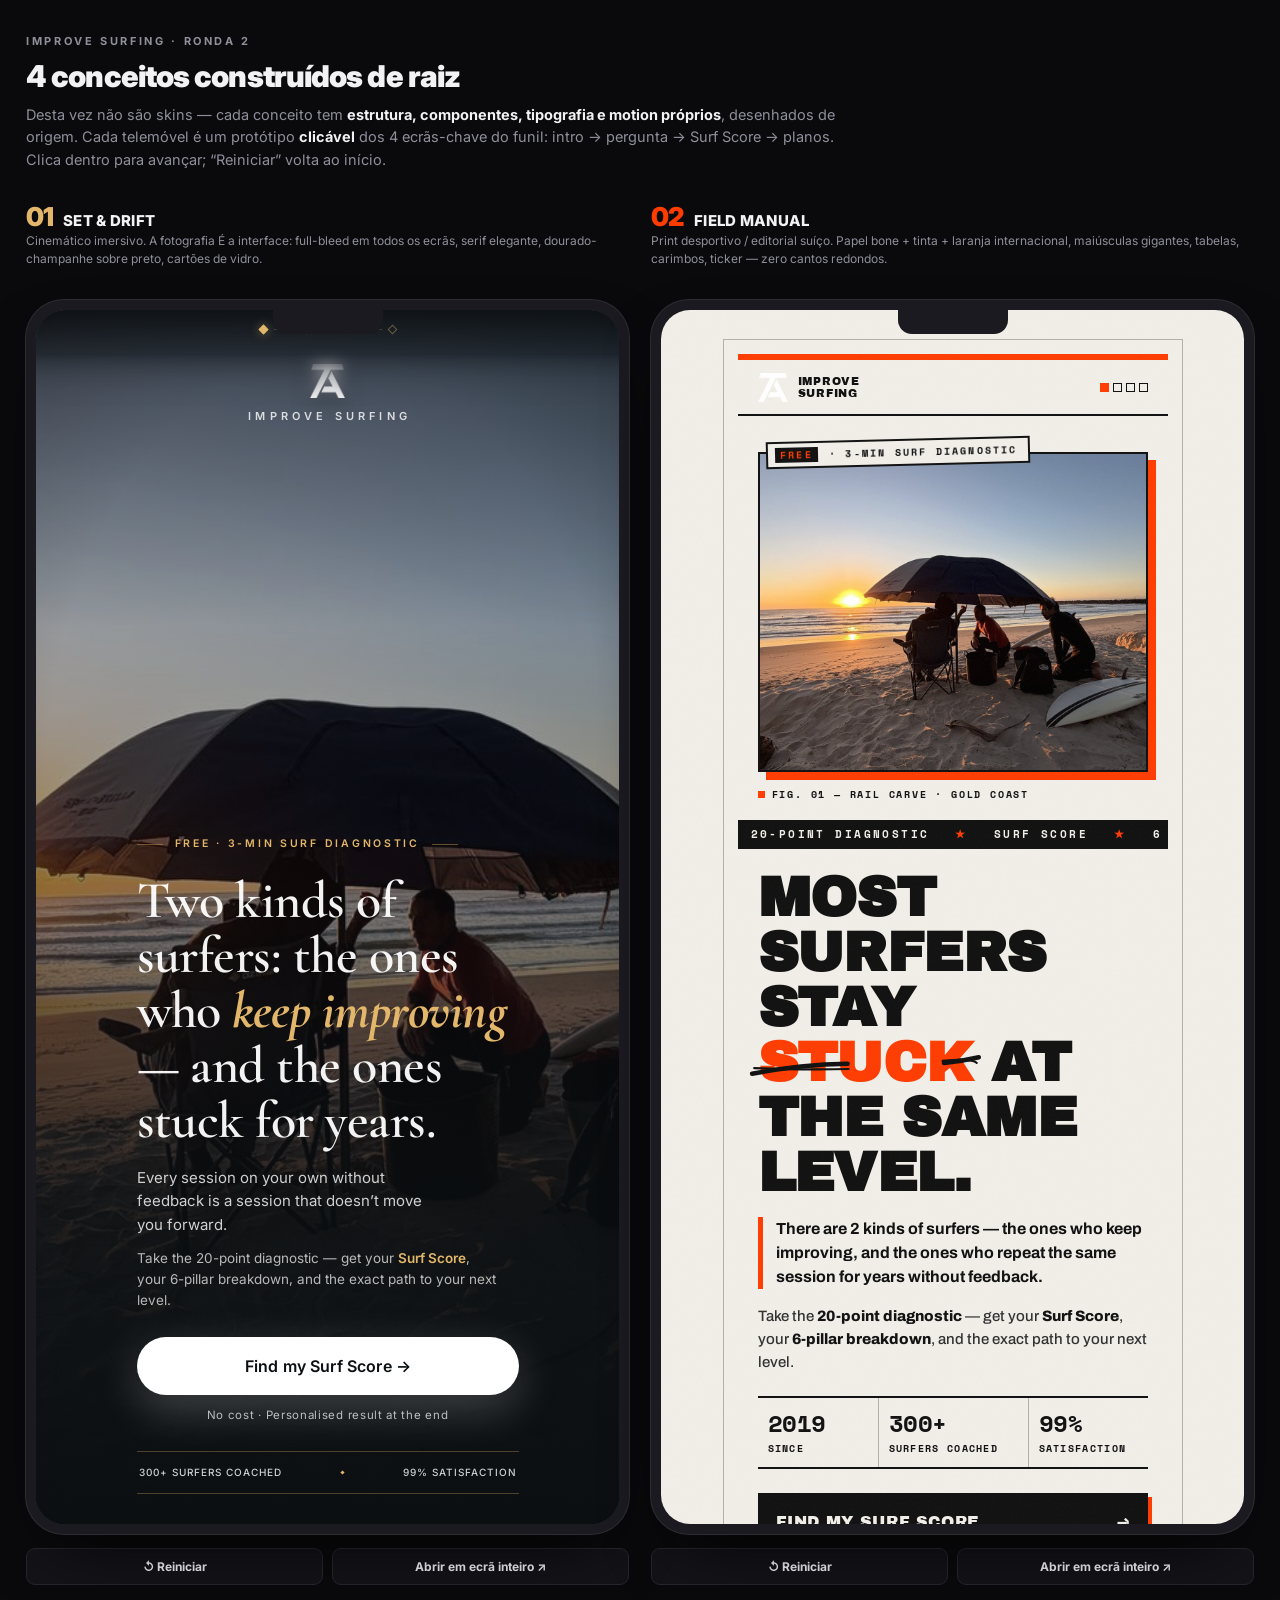
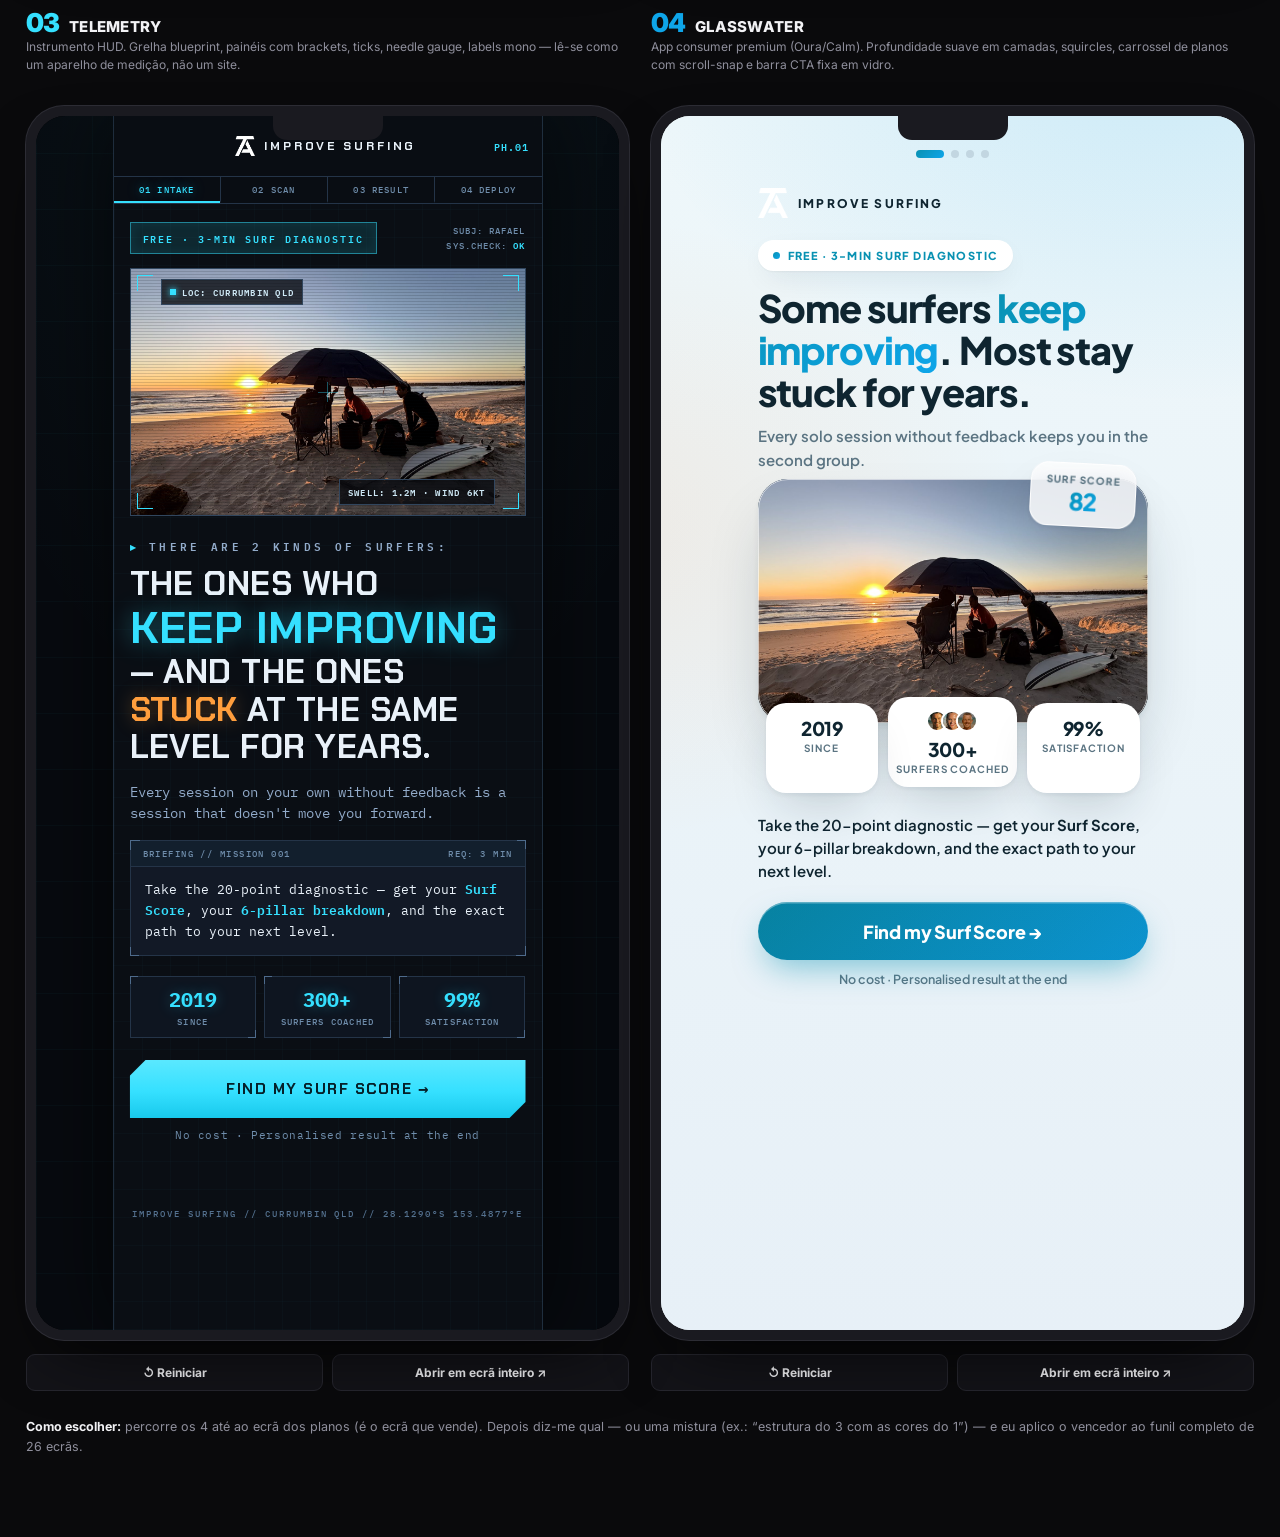
<file: concepts/index.html>
<!DOCTYPE html>
<html lang="pt">
<head>
<meta charset="UTF-8">
<meta name="viewport" content="width=device-width,initial-scale=1">
<title>Improve Surfing — 4 conceitos de design</title>
<link rel="preconnect" href="https://fonts.googleapis.com">
<link href="https://fonts.googleapis.com/css2?family=Inter:wght@400;500;600;700;800;900&display=swap" rel="stylesheet">
<style>
*{box-sizing:border-box;margin:0;padding:0}
:root{--bg:#0a0a0c;--panel:#131318;--line:#26262e;--txt:#f2f2f5;--dim:#8f8f9c}
body{font-family:'Inter',system-ui,sans-serif;background:var(--bg);color:var(--txt);padding:34px 26px 80px}
header{max-width:1620px;margin:0 auto 8px}
.kicker{font-size:11px;letter-spacing:.24em;font-weight:700;color:var(--dim);text-transform:uppercase}
h1{font-size:30px;font-weight:900;letter-spacing:-.03em;margin-top:10px}
.lede{color:var(--dim);font-size:14.5px;margin-top:10px;line-height:1.55;max-width:820px}
.lede b{color:var(--txt)}
.grid{max-width:1620px;margin:30px auto 0;display:grid;grid-template-columns:repeat(4,1fr);gap:22px}
@media(max-width:1400px){.grid{grid-template-columns:repeat(2,1fr)}}
@media(max-width:760px){.grid{grid-template-columns:1fr}}
.concept{display:flex;flex-direction:column;gap:14px}
.chead{display:flex;align-items:baseline;gap:10px}
.cnum{font-size:26px;font-weight:900;letter-spacing:-.04em}
.cname{font-size:15px;font-weight:800;letter-spacing:.02em}
.csig{font-size:12px;color:var(--dim);line-height:1.5;min-height:54px}
.phone{position:relative;border-radius:38px;padding:10px;background:#1a1a20;
  box-shadow:0 0 0 1px #2c2c34,0 30px 70px -30px rgba(0,0,0,.9);aspect-ratio:430/880}
.phone:before{content:"";position:absolute;top:10px;left:50%;transform:translateX(-50%);
  width:110px;height:24px;background:#1a1a20;border-radius:0 0 14px 14px;z-index:3}
.screen{position:absolute;inset:10px;border-radius:29px;overflow:hidden;background:#000}
iframe{width:100%;height:100%;border:0}
.cfoot{display:flex;gap:9px}
.cfoot a,.cfoot button{flex:1;font-family:inherit;text-align:center;font-size:12px;font-weight:700;text-decoration:none;cursor:pointer;
  color:var(--txt);background:var(--panel);border:1px solid var(--line);border-radius:9px;padding:10px;transition:.15s}
.cfoot a:hover,.cfoot button:hover{border-color:#5a5a68}
.hint{max-width:1620px;margin:26px auto 0;font-size:12.5px;color:var(--dim);line-height:1.6}
.hint b{color:var(--txt)}
.n1{color:#e3b76b}.n2{color:#ff3c00}.n3{color:#35e0ff}.n4{color:#0ea5e9}
</style>
</head>
<body>
<header>
  <div class="kicker">Improve Surfing · Ronda 2</div>
  <h1>4 conceitos construídos de raiz</h1>
  <p class="lede">Desta vez não são skins — cada conceito tem <b>estrutura, componentes, tipografia e motion próprios</b>,
  desenhados de origem. Cada telemóvel é um protótipo <b>clicável</b> dos 4 ecrãs-chave do funil:
  intro → pergunta → Surf Score → planos. Clica dentro para avançar; “Reiniciar” volta ao início.</p>
</header>

<div class="grid" id="grid"></div>

<p class="hint"><b>Como escolher:</b> percorre os 4 até ao ecrã dos planos (é o ecrã que vende). Depois diz-me qual —
ou uma mistura (ex.: “estrutura do 3 com as cores do 1”) — e eu aplico o vencedor ao funil completo de 26 ecrãs.</p>

<script>
const C=[
 {k:'set-and-drift',n:'01',cls:'n1',name:'SET & DRIFT',sig:'Cinemático imersivo. A fotografia É a interface: full-bleed em todos os ecrãs, serif elegante, dourado-champanhe sobre preto, cartões de vidro.'},
 {k:'field-manual',n:'02',cls:'n2',name:'FIELD MANUAL',sig:'Print desportivo / editorial suíço. Papel bone + tinta + laranja internacional, maiúsculas gigantes, tabelas, carimbos, ticker — zero cantos redondos.'},
 {k:'telemetry',n:'03',cls:'n3',name:'TELEMETRY',sig:'Instrumento HUD. Grelha blueprint, painéis com brackets, ticks, needle gauge, labels mono — lê-se como um aparelho de medição, não um site.'},
 {k:'glasswater',n:'04',cls:'n4',name:'GLASSWATER',sig:'App consumer premium (Oura/Calm). Profundidade suave em camadas, squircles, carrossel de planos com scroll-snap e barra CTA fixa em vidro.'},
];
document.getElementById('grid').innerHTML=C.map(c=>`
 <div class="concept">
   <div>
     <div class="chead"><span class="cnum ${c.cls}">${c.n}</span><span class="cname">${c.name}</span></div>
     <p class="csig">${c.sig}</p>
   </div>
   <div class="phone"><div class="screen"><iframe id="f-${c.k}" src="${c.k}.html"></iframe></div></div>
   <div class="cfoot">
     <button onclick="document.getElementById('f-${c.k}').src='${c.k}.html?r='+Date.now()">↺ Reiniciar</button>
     <a href="${c.k}.html" target="_blank">Abrir em ecrã inteiro ↗</a>
   </div>
 </div>`).join('');
</script>
</body>
</html>
</file>
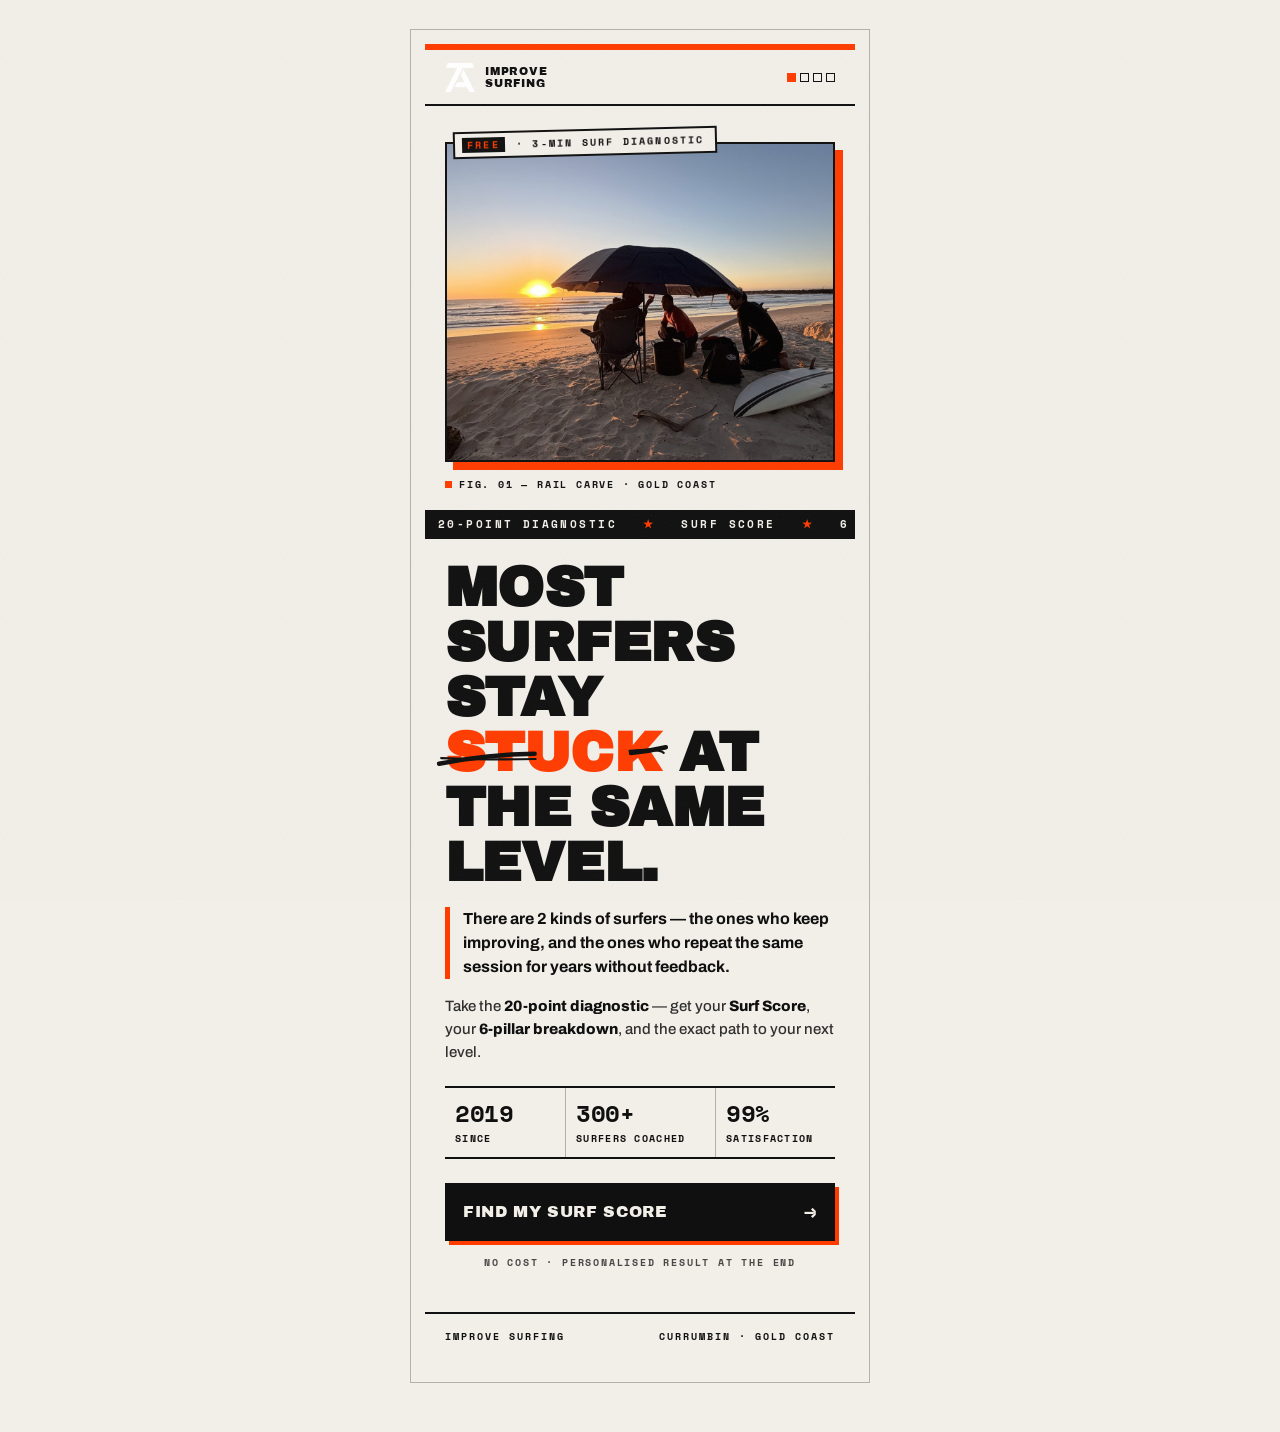
<file: concepts/field-manual.html>
<!DOCTYPE html>
<html lang="en">
<head>
<meta charset="UTF-8">
<meta name="viewport" content="width=device-width, initial-scale=1, viewport-fit=cover">
<title>FIELD MANUAL — sport print editorial — Improve Surfing concept</title>
<link rel="preconnect" href="https://fonts.googleapis.com">
<link rel="preconnect" href="https://fonts.gstatic.com" crossorigin>
<link href="https://fonts.googleapis.com/css2?family=Archivo+Black&family=Archivo:wght@500;600;700;800&family=Space+Mono:wght@400;700&display=swap" rel="stylesheet">
<style>
:root{
  --bone:#f2efe9;
  --ink:#101010;
  --org:#ff3c00;
  --hair:rgba(16,16,16,.28);
  --disp:'Archivo Black',sans-serif;
  --body:'Archivo',sans-serif;
  --mo:'Space Mono',monospace;
}
*{margin:0;padding:0;box-sizing:border-box}
html{-webkit-text-size-adjust:100%}
body{
  background:var(--bone);
  color:var(--ink);
  font:500 15px/1.55 var(--body);
  overflow-x:hidden;
}
img{max-width:100%;display:block}
button{font:inherit;color:inherit;background:none;border:0;cursor:pointer;text-align:left;-webkit-tap-highlight-color:transparent}
:focus{outline:none}
:focus-visible{outline:3px solid var(--org);outline-offset:2px}
.mono{font-family:var(--mo)}
.o{color:var(--org);font-style:normal}
.sr{position:absolute;width:1px;height:1px;overflow:hidden;clip:rect(0 0 0 0);white-space:nowrap}

/* paper grain (SVG tile, no gradients) */
.paper{
  position:fixed;inset:0;pointer-events:none;z-index:60;opacity:.045;
  background-image:url("data:image/svg+xml,%3Csvg xmlns='http://www.w3.org/2000/svg' width='140' height='140'%3E%3Cfilter id='n'%3E%3CfeTurbulence type='fractalNoise' baseFrequency='0.9' numOctaves='2'/%3E%3C/filter%3E%3Crect width='140' height='140' filter='url(%23n)'/%3E%3C/svg%3E");
}

/* ---------- column ---------- */
.page{
  max-width:430px;margin:0 auto;position:relative;
  min-height:100svh;display:flex;flex-direction:column;
  background:var(--bone);
}
@media(min-width:520px){
  body{padding:44px 0 64px}
  .page{outline:1px solid var(--hair);outline-offset:14px;min-height:calc(100svh - 108px)}
}
.topbar{height:6px;background:var(--org)}

/* ---------- header ---------- */
.hd{
  display:flex;align-items:center;gap:10px;
  padding:13px 20px 12px;border-bottom:2px solid var(--ink);
  position:relative;z-index:5;background:var(--bone);
}
.back{
  width:44px;height:44px;margin:-6px 0 -6px -10px;
  display:none;align-items:center;justify-content:center;
  font-family:var(--mo);font-weight:700;font-size:19px;
  border:1.5px solid var(--ink);flex:0 0 44px;
  transition:background .12s,color .12s;
}
.back.show{display:flex}
.back:active{background:var(--ink);color:var(--bone)}
.mark{width:30px;height:auto}
.wordmark{font-family:var(--disp);font-size:11px;line-height:1.02;letter-spacing:.07em}
.hd-right{margin-left:auto;display:flex;flex-direction:column;align-items:flex-end;gap:5px}
.steps{display:flex;gap:4px}
.steps i{width:9px;height:9px;border:1.5px solid var(--ink);display:block}
.steps i.done{background:var(--ink)}
.steps i.cur{background:var(--org);border-color:var(--org)}

/* ---------- screens / entrances ---------- */
main{flex:1;position:relative}
.screen{display:none;position:relative;padding:16px 20px 42px}
.screen.active{display:block}
.rv{opacity:0}
.screen.active .rv{
  animation:rise .55s cubic-bezier(.22,.9,.24,1) both;
  animation-delay:var(--d,0s);
}
@keyframes rise{from{opacity:0;transform:translateY(16px)}to{opacity:1;transform:none}}

/* ghost step numeral */
.ghost{
  position:absolute;top:0;right:12px;z-index:0;
  font:700 104px/.82 var(--mo);letter-spacing:-.05em;
  color:rgba(16,16,16,.06);user-select:none;pointer-events:none;
}
.ghost span{font-size:22px;letter-spacing:0}
#s1 .ghost{display:none} /* hero photo owns the top of screen 1 */

/* ---------- shared print components ---------- */
.badge{
  display:inline-block;position:relative;z-index:1;
  border:2px solid var(--ink);padding:7px 10px 6px;
  font:700 10px/1 var(--mo);letter-spacing:.22em;
  transform:rotate(-1.4deg);background:var(--bone);
}
.badge b{background:var(--ink);color:var(--org);padding:3px 5px 2px;margin:-3px 3px -2px -3px;display:inline-block}
.badge.onphoto{position:absolute;top:-13px;left:8px;z-index:4}

.photo{position:relative;z-index:1;margin-top:16px}
.pframe{position:relative}
.plate{position:absolute;inset:0;transform:translate(8px,8px);background:var(--org)}
.photo img{
  position:relative;z-index:1;width:100%;object-fit:cover;
  border:2px solid var(--ink);background:var(--ink);
}
.photo figcaption{
  position:relative;z-index:1;margin-top:15px;
  font:700 10px var(--mo);letter-spacing:.18em;
  display:flex;align-items:center;gap:7px;
}
.photo figcaption::before{content:"";width:7px;height:7px;background:var(--org);flex:0 0 7px}
.photo.hero{margin-top:20px}
.photo.hero img{height:clamp(250px,62vw,320px)}
.photo.dim img{height:150px;filter:grayscale(1) contrast(1.06)}
.photo.coach img{height:96px;filter:grayscale(1) contrast(1.05)}

/* marquee ticker */
.tick{
  margin:18px -20px 0;overflow:hidden;
  background:var(--ink);color:var(--bone);
  position:relative;z-index:1;
}
.tick-track{display:flex;width:max-content;animation:tickmove 14s linear infinite}
.tick-g{
  display:flex;white-space:nowrap;
  font:700 11px/1 var(--mo);letter-spacing:.22em;padding:9px 0;
}
.tick-g span{padding:0 13px}
@keyframes tickmove{to{transform:translateX(-50%)}}
.tick.warn{background:var(--org);color:var(--ink);border-top:2px solid var(--ink);border-bottom:2px solid var(--ink);margin-top:24px}
.tick.warn .tick-g{letter-spacing:.18em}

/* display type */
.disp{
  font-family:var(--disp);text-transform:uppercase;
  font-size:clamp(42px,12vw,56px);line-height:.98;letter-spacing:-.01em;
  position:relative;z-index:1;margin-top:22px;
}
.disp3{
  font-family:var(--disp);text-transform:uppercase;
  font-size:clamp(27px,7.8vw,35px);line-height:1.02;
  position:relative;z-index:1;margin-top:20px;
}
.disp2{
  font-family:var(--disp);text-transform:uppercase;
  font-size:clamp(38px,10vw,47px);line-height:.98;letter-spacing:-.01em;
  position:relative;z-index:1;margin-top:20px;
}
.strike{color:var(--org);position:relative;display:inline-block}
.strike svg{
  position:absolute;left:-5%;top:0;width:110%;height:100%;
  overflow:visible;pointer-events:none;transform:rotate(-2.4deg);
}
.strike svg path{
  fill:none;stroke:var(--ink);stroke-linecap:round;
  stroke-dasharray:130;stroke-dashoffset:130;
}
.screen.active .strike svg path{animation:draw .45s .95s cubic-bezier(.7,0,.2,1) both}
.screen.active .strike svg path+path{animation-delay:1.06s}
@keyframes draw{to{stroke-dashoffset:0}}

.lead{
  margin-top:16px;font-size:16px;font-weight:700;line-height:1.5;
  border-left:5px solid var(--org);padding-left:13px;position:relative;z-index:1;
}
.bcopy{margin-top:16px;position:relative;z-index:1;color:rgba(16,16,16,.86)}
.bcopy b{font-weight:800;color:var(--ink)}

/* stats table */
.stats{
  display:grid;grid-template-columns:1fr 1.25fr 1fr;margin-top:22px;
  border-top:2px solid var(--ink);border-bottom:2px solid var(--ink);
  position:relative;z-index:1;
}
.stats>div{padding:13px 10px 11px;border-left:1px solid var(--hair)}
.stats>div:first-child{border-left:0}
.stats b{display:block;font:700 24px/1 var(--mo);letter-spacing:-.02em}
.stats span{display:block;margin-top:7px;font:700 10px/1.4 var(--mo);letter-spacing:.13em}

/* CTA — hard rectangle, orange offset shadow */
.cta{
  display:flex;align-items:center;justify-content:space-between;gap:12px;
  width:100%;min-height:58px;margin-top:24px;padding:16px 18px;
  background:var(--ink);color:var(--bone);
  font-family:var(--disp);font-size:16px;line-height:1.15;
  letter-spacing:.04em;text-transform:uppercase;
  box-shadow:4px 4px 0 var(--org);
  transition:transform .12s ease,box-shadow .12s ease;
  position:relative;z-index:1;
}
@media(hover:hover){.cta:hover{transform:translate(-2px,-2px);box-shadow:6px 6px 0 var(--org)}}
.cta:active{transform:translate(4px,4px);box-shadow:0 0 0 var(--org)}
.cta .arr{font-family:var(--mo);font-weight:700;font-size:20px;flex:0 0 auto}
.cta .cta-p{font-family:var(--mo);font-weight:700;font-size:15px;letter-spacing:0;flex:0 0 auto;white-space:nowrap}
.ctanote{
  margin-top:14px;text-align:center;
  font:700 10px var(--mo);letter-spacing:.18em;color:rgba(16,16,16,.75);
}

/* ---------- screen 2 : index card ---------- */
.qcard{
  margin-top:32px;border:2px solid var(--ink);
  padding:28px 16px 18px;position:relative;z-index:1;
}
.stampl{
  position:absolute;top:-14px;left:12px;
  background:var(--bone);border:2px solid var(--org);
  padding:7px 10px 6px;transform:rotate(-2deg);
  font:700 11px/1 var(--mo);letter-spacing:.24em;text-transform:uppercase;
}
.qtitle{
  font-family:var(--disp);text-transform:uppercase;
  font-size:clamp(34px,9.6vw,44px);line-height:.98;
}
.qsub{margin-top:11px;font-size:14px;font-weight:600;color:rgba(16,16,16,.78)}
.opts{margin-top:20px;border-top:2px solid var(--ink);position:relative;z-index:1}
.opts.lock .opt{pointer-events:none}
.opt{
  display:flex;gap:14px;align-items:center;width:100%;
  min-height:64px;padding:13px 4px;position:relative;
  border-bottom:1px solid var(--hair);
  transition:background .15s;
}
.opt:last-child{border-bottom:2px solid var(--ink)}
.opt:active{background:rgba(16,16,16,.06)}
.opt .key{
  flex:0 0 44px;height:44px;border:2px solid var(--ink);
  display:grid;place-items:center;
  font:700 19px var(--mo);
  transition:background .15s,border-color .15s;
}
.opt .otxt{font-size:14.5px;font-weight:600;line-height:1.38;transition:font-weight .1s}
.opt::after{
  content:"";position:absolute;left:0;right:0;bottom:-2px;height:3px;z-index:2;
  background:var(--org);transform:scaleX(0);transform-origin:left;
  transition:transform .32s cubic-bezier(.7,0,.2,1);
}
.opt.sel .key{background:var(--org);border-color:var(--org)}
.opt.sel .otxt{font-weight:800}
.opt.sel::after{transform:scaleX(1)}

/* ---------- screen 3 : score ---------- */
.eyebrow{
  margin-top:22px;font:700 11px var(--mo);letter-spacing:.32em;
  display:flex;align-items:center;gap:8px;position:relative;z-index:1;
}
.eyebrow::before{content:"";width:8px;height:8px;background:var(--org)}
.scorebox{position:relative;z-index:1;margin-top:2px}
.scorenum{font:700 clamp(118px,33vw,146px)/.92 var(--mo);letter-spacing:-.06em}
.scorenum .of{font-size:24px;letter-spacing:0;margin-left:4px}
.score-rule{height:7px;background:var(--org);margin-top:4px;transform-origin:left}
.screen.active .score-rule{animation:drawx .7s .45s cubic-bezier(.7,0,.2,1) both}
@keyframes drawx{from{transform:scaleX(0)}to{transform:scaleX(1)}}
.stamp{
  position:absolute;right:-4px;top:4px;z-index:2;
  transform:rotate(-6deg);
  border:3px solid var(--org);outline:1.5px solid var(--org);outline-offset:-9px;
  color:var(--ink);padding:11px 13px;
  font-family:var(--disp);font-size:13px;line-height:1.25;
  text-transform:uppercase;letter-spacing:.06em;text-align:center;
  mix-blend-mode:multiply;background:transparent;max-width:180px;
}
.screen.active .stamp{animation:stampin .45s 1.05s cubic-bezier(.7,0,.3,1.2) both}
@keyframes stampin{
  0%{opacity:0;transform:rotate(-6deg) scale(1.7)}
  70%{opacity:1;transform:rotate(-6deg) scale(.95)}
  100%{opacity:1;transform:rotate(-6deg) scale(1)}
}
.diagline{
  margin-top:16px;font:700 10px var(--mo);letter-spacing:.16em;
  padding:9px 0;border-top:1px solid var(--hair);border-bottom:1px solid var(--hair);
  position:relative;z-index:1;
}
/* pillar table */
.ptable{margin-top:22px;border-top:2px solid var(--ink);position:relative;z-index:1}
.pthead{
  display:flex;justify-content:space-between;
  font:700 10px var(--mo);letter-spacing:.22em;
  padding:8px 0 7px;border-bottom:1px solid var(--hair);
}
.prow{
  display:grid;grid-template-columns:100px 1fr 44px;gap:12px;align-items:center;
  padding:11px 0;border-bottom:1px solid var(--hair);
}
.prow:last-child{border-bottom:2px solid var(--ink)}
.pname{font:700 11px var(--mo);letter-spacing:.06em;display:flex;align-items:center;gap:6px;flex-wrap:wrap}
.meter{height:10px;border:1.5px solid var(--ink);padding:1.5px}
.meter i{display:block;height:100%;background:var(--ink);transform:scaleX(var(--fx));transform-origin:left}
.screen.active .meter i{animation:fillx .65s cubic-bezier(.7,0,.2,1) both;animation-delay:var(--d,0s)}
@keyframes fillx{from{transform:scaleX(0)}to{transform:scaleX(var(--fx))}}
.pval{font:700 13px var(--mo);text-align:right}
.prow.limit{background:var(--ink);color:var(--bone);margin:0 -9px;padding:11px 9px;border-bottom:2px solid var(--org)}
.prow.limit .tri{color:var(--org);font-size:10px}
.prow.limit .meter{border-color:var(--bone)}
.prow.limit .meter i{background:var(--org)}
.prow.limit .pval{color:var(--org)}
.wk{
  font:700 10px var(--mo);letter-spacing:.14em;color:var(--org);
  border:1px solid var(--org);padding:2px 4px 1px;font-style:normal;
}
/* limiter callout */
.limiter{
  margin-top:22px;background:var(--ink);color:var(--bone);
  padding:17px 16px 18px;position:relative;z-index:1;
}
.limhead{font:700 11.5px var(--mo);letter-spacing:.2em;display:block}
.limhead .o{color:var(--org)}
.limiter p{margin-top:9px;font-size:14.5px;line-height:1.5;font-weight:500}
.limiter p b{font-weight:800;color:var(--org)}
/* loss pull-quote overlapping the muted figure */
.loss{
  position:relative;z-index:2;
  margin:-34px 0 0 24px;background:var(--bone);
  border-left:7px solid var(--org);
  padding:14px 14px 14px 15px;
  font-size:16.5px;font-weight:700;line-height:1.45;
  border-top:1px solid var(--hair);border-right:1px solid var(--hair);border-bottom:1px solid var(--hair);
}

/* ---------- screen 4 : plans table ---------- */
.psub{margin-top:10px;font-size:14.5px;font-weight:600;color:rgba(16,16,16,.8);position:relative;z-index:1}
.thead{
  display:grid;grid-template-columns:32px 1fr 64px 92px;gap:0;margin-top:22px;
  font:700 10px var(--mo);letter-spacing:.18em;
  padding-bottom:7px;border-bottom:2px solid var(--ink);
  position:relative;z-index:1;
}
.thead .th-p{grid-column:1/3}
.thead .th-s{text-align:center;border-left:1px solid var(--hair);letter-spacing:.1em}
.thead .th-r{text-align:right;border-left:1px solid var(--hair);padding-left:8px}
.plans{position:relative;z-index:1}
.plan{
  display:grid;grid-template-columns:32px 1fr 64px 92px;gap:0;align-items:stretch;
  width:100%;min-height:66px;padding:0;
  border-bottom:1px solid var(--hair);
  transition:background .15s,color .15s;
}
.plan .sq{width:16px;height:16px;border:2px solid var(--ink);align-self:center;margin:13px 0 13px 10px;transition:background .15s,border-color .15s}
.plan .pinfo{display:flex;align-items:center;padding:13px 10px 13px 12px}
.plan .pinfo b{display:block;font-family:var(--disp);font-size:13.5px;letter-spacing:.03em;text-transform:uppercase;line-height:1.15}
.psess{
  display:flex;align-items:center;justify-content:center;
  font:700 12px var(--mo);letter-spacing:.04em;
  border-left:1px solid var(--hair);
}
.pnum{
  display:flex;flex-direction:column;justify-content:center;text-align:right;
  border-left:1px solid var(--hair);padding:13px 10px 13px 8px;
}
.pnum b{display:block;font:700 24px/1 var(--mo);letter-spacing:-.02em}
.pday{display:block;margin-top:3px;font:400 10px var(--mo);letter-spacing:.02em;color:rgba(16,16,16,.78)}
.plan.sel{background:var(--ink);color:var(--bone)}
.plan.sel .sq{background:var(--org);border-color:var(--org)}
.plan.sel .pnum b{color:var(--org)}
.plan.sel .psess,.plan.sel .pnum{border-left-color:rgba(242,239,233,.3)}
.plan.sel .pday{color:rgba(242,239,233,.85)}
.matchwrap{position:relative;margin:19px -3px 0;border:3px solid var(--org);transition:border-color .15s}
.matchwrap .plan{border-bottom:0}
.mtab{
  position:absolute;top:-12px;left:10px;z-index:3;
  background:var(--org);color:var(--ink);
  font:700 10px var(--mo);letter-spacing:.18em;padding:5px 8px 4px;
  transition:background .15s,color .15s;
}
.plans.off-match .matchwrap{border-color:var(--hair)}
.plans.off-match .mtab{background:var(--bone);border:1px solid var(--hair);color:rgba(16,16,16,.6);padding:4px 7px 3px}
/* trust */
.trustrow{display:flex;align-items:center;gap:12px;margin-top:22px;position:relative;z-index:1}
.avs{display:flex;flex:0 0 auto}
.avs img{width:38px;height:38px;object-fit:cover;border:2px solid var(--ink);margin-left:-9px}
.avs img:first-child{margin-left:0}
.trustrow p{font:700 10px var(--mo);letter-spacing:.13em;line-height:1.6}
.trustline{
  margin-top:11px;font:400 10px var(--mo);letter-spacing:.12em;
  display:flex;align-items:center;justify-content:center;gap:7px;
  color:rgba(16,16,16,.78);position:relative;z-index:1;text-align:center;
}
.trustline svg{flex:0 0 auto}

/* footer */
.ft{
  padding:15px 20px 24px;border-top:2px solid var(--ink);
  font:700 10px var(--mo);letter-spacing:.2em;
  display:flex;justify-content:space-between;gap:10px;
}

/* reduced motion */
@media (prefers-reduced-motion: reduce){
  *{animation-duration:.01ms !important;animation-delay:0s !important;transition-duration:.01ms !important}
  .tick-track{animation:none !important;transform:none !important}
}
</style>
</head>
<body>
<div class="paper" aria-hidden="true"></div>

<div class="page">
  <div class="topbar" aria-hidden="true"></div>

  <header class="hd">
    <button class="back" id="backBtn" aria-label="Go back">&larr;</button>
    <img class="mark" src="../img/ta-logo.png" alt="">
    <div class="wordmark">IMPROVE<br>SURFING</div>
    <div class="hd-right">
      <div class="steps" aria-hidden="true"><i class="cur"></i><i></i><i></i><i></i></div>
    </div>
  </header>

  <p class="sr" aria-live="polite" id="liveStep"></p>

  <main>

    <!-- ============ SCREEN 1 — INTRO ============ -->
    <section class="screen active" id="s1">
      <div class="ghost mono" aria-hidden="true">01<span>/04</span></div>

      <figure class="photo hero rv" style="--d:.07s">
        <div class="pframe">
          <span class="plate" aria-hidden="true"></span>
          <img src="../img/hero.jpg" alt="Surfer carving a turquoise wave in golden light">
          <span class="badge onphoto"><b>FREE</b> · 3-MIN SURF DIAGNOSTIC</span>
        </div>
        <figcaption class="mono">FIG. 01 — RAIL CARVE · GOLD COAST</figcaption>
      </figure>

      <div class="tick rv" style="--d:.14s" aria-hidden="true">
        <div class="tick-track">
          <div class="tick-g"><span>20-POINT DIAGNOSTIC</span><span class="o">&#9733;</span><span>SURF SCORE</span><span class="o">&#9733;</span><span>6 PILLARS</span><span class="o">&#9733;</span><span>20-POINT DIAGNOSTIC</span><span class="o">&#9733;</span><span>SURF SCORE</span><span class="o">&#9733;</span><span>6 PILLARS</span><span class="o">&#9733;</span></div>
          <div class="tick-g"><span>20-POINT DIAGNOSTIC</span><span class="o">&#9733;</span><span>SURF SCORE</span><span class="o">&#9733;</span><span>6 PILLARS</span><span class="o">&#9733;</span><span>20-POINT DIAGNOSTIC</span><span class="o">&#9733;</span><span>SURF SCORE</span><span class="o">&#9733;</span><span>6 PILLARS</span><span class="o">&#9733;</span></div>
        </div>
      </div>

      <h1 class="disp rv" style="--d:.2s">Most surfers stay <span class="strike">stuck<svg viewBox="0 0 100 20" preserveAspectRatio="none" aria-hidden="true"><path d="M2 12 Q 30 8.5 55 10.5 T 98 9.5" pathLength="130" vector-effect="non-scaling-stroke" stroke-width="4.5"/><path d="M3 10 Q 45 13 70 11 T 97 11.5" pathLength="130" vector-effect="non-scaling-stroke" stroke-width="2.2"/></svg></span> at the same level.</h1>

      <p class="lead rv" style="--d:.3s">There are 2 kinds of surfers &mdash; the ones who keep improving, and the ones who repeat the same session for years without feedback.</p>

      <p class="bcopy rv" style="--d:.36s">Take the <b>20-point diagnostic</b> &mdash; get your <b>Surf Score</b>, your <b>6-pillar breakdown</b>, and the exact path to your next level.</p>

      <div class="stats rv" style="--d:.42s">
        <div><b class="mono">2019</b><span>SINCE</span></div>
        <div><b class="mono">300+</b><span>SURFERS COACHED</span></div>
        <div><b class="mono">99%</b><span>SATISFACTION</span></div>
      </div>

      <button class="cta rv" style="--d:.5s" onclick="goTo(2)"><span>Find my Surf Score</span><span class="arr" aria-hidden="true">&rarr;</span></button>
      <p class="ctanote rv" style="--d:.58s">NO COST · PERSONALISED RESULT AT THE END</p>
    </section>

    <!-- ============ SCREEN 2 — QUESTION ============ -->
    <section class="screen" id="s2">
      <div class="ghost mono" aria-hidden="true">02<span>/04</span></div>

      <div class="qcard rv" style="--d:.05s">
        <span class="stampl">Technique check</span>
        <h2 class="qtitle">You paddle in. What happens?</h2>
        <p class="qsub">Think about your average session, not your best day.</p>
      </div>

      <div class="opts" id="optList">
        <button class="opt rv" style="--d:.18s"><span class="key mono" aria-hidden="true">A</span><span class="otxt">I miss most of them, or nose-dive when I catch one</span></button>
        <button class="opt rv" style="--d:.26s"><span class="key mono" aria-hidden="true">B</span><span class="otxt">I catch waves but getting to my feet is inconsistent</span></button>
        <button class="opt rv" style="--d:.34s"><span class="key mono" aria-hidden="true">C</span><span class="otxt">I catch and stand reliably &mdash; I can angle on green waves</span></button>
        <button class="opt rv" style="--d:.42s"><span class="key mono" aria-hidden="true">D</span><span class="otxt">I angle, time it, and take off where I choose</span></button>
      </div>
    </section>

    <!-- ============ SCREEN 3 — SCORE ============ -->
    <section class="screen" id="s3">
      <div class="ghost mono" aria-hidden="true">03<span>/04</span></div>

      <p class="eyebrow mono rv" style="--d:0s">YOUR SURF SCORE</p>

      <div class="scorebox rv" style="--d:.08s">
        <span class="sr" aria-live="polite">Your Surf Score: 32 out of 100</span>
        <div class="scorenum mono" aria-hidden="true"><b id="scoreNum">0</b><span class="of">/100</span></div>
        <div class="score-rule" aria-hidden="true"></div>
        <div class="stamp" aria-hidden="true">L2 · Directional Control</div>
      </div>

      <p class="diagline mono rv" style="--d:.16s">DIAGNOSTIC LEVEL: L2 · DIRECTIONAL CONTROL (2.1/4)</p>

      <h2 class="disp3 rv" style="--d:.22s">Rafael, you&rsquo;re surfing at roughly <em class="o">32%</em> of your potential.</h2>

      <div class="ptable rv" style="--d:.3s">
        <div class="pthead"><span>PILLAR</span><span>INDEX /4</span></div>
        <div class="prow">
          <span class="pname">SKILL</span>
          <span class="meter"><i style="--fx:.55;--d:.45s"></i></span>
          <span class="pval mono">2.2</span>
        </div>
        <div class="prow">
          <span class="pname">WAVE IQ</span>
          <span class="meter"><i style="--fx:.525;--d:.53s"></i></span>
          <span class="pval mono">2.1</span>
        </div>
        <div class="prow limit">
          <span class="pname"><span class="tri" aria-hidden="true">&#9650;</span>MINDSET <i class="wk">WEAKEST</i></span>
          <span class="meter"><i style="--fx:.5;--d:.61s"></i></span>
          <span class="pval mono">2.0</span>
        </div>
        <div class="prow">
          <span class="pname">OCEAN SENSE</span>
          <span class="meter"><i style="--fx:.5;--d:.69s"></i></span>
          <span class="pval mono">2.0</span>
        </div>
        <div class="prow">
          <span class="pname">FITNESS</span>
          <span class="meter"><i style="--fx:.5;--d:.77s"></i></span>
          <span class="pval mono">2.0</span>
        </div>
        <div class="prow">
          <span class="pname">EQUIPMENT</span>
          <span class="meter"><i style="--fx:.5;--d:.85s"></i></span>
          <span class="pval mono">2.0</span>
        </div>
      </div>

      <div class="limiter rv" style="--d:.4s">
        <span class="limhead mono">YOUR #1 LIMITER &mdash; <em class="o">MINDSET</em></span>
        <p>This is what&rsquo;s capping everything else. Your programme attacks it first &mdash; with <b>confidence coaching + apnea training</b>.</p>
      </div>

      <figure class="photo dim rv" style="--d:.48s">
        <div class="pframe">
          <span class="plate" aria-hidden="true"></span>
          <img src="../img/worried-m.jpg" alt="Surfer sitting on the beach looking frustrated">
        </div>
        <figcaption class="mono">FIG. 02 — UNCOACHED SESSION</figcaption>
      </figure>

      <blockquote class="loss rv" style="--d:.56s">On your own, at this rate, you&rsquo;ll likely still be at this exact level in 2 years.</blockquote>

      <button class="cta rv" style="--d:.64s" onclick="goTo(4)"><span>See how fast I can break through</span><span class="arr" aria-hidden="true">&rarr;</span></button>
    </section>

    <!-- ============ SCREEN 4 — PLANS ============ -->
    <section class="screen" id="s4">
      <div class="ghost mono" aria-hidden="true">04<span>/04</span></div>

      <figure class="photo coach rv" style="--d:0s">
        <div class="pframe">
          <span class="plate" aria-hidden="true"></span>
          <img src="../img/coach.jpg" alt="Coach pointing at the lineup">
        </div>
        <figcaption class="mono">HEAD COACH — READING THE LINEUP</figcaption>
      </figure>

      <h2 class="disp2 rv" style="--d:.08s">Rafael, choose your programme.</h2>
      <p class="psub rv" style="--d:.14s">Your match is pre-selected &mdash; but pick whichever fits you best.</p>

      <div class="thead mono rv" style="--d:.2s"><span class="th-p">PROGRAMME</span><span class="th-s">SESSIONS</span><span class="th-r">RATE/WK</span></div>

      <div class="plans">
        <button class="plan rv" style="--d:.26s" data-price="99">
          <span class="sq" aria-hidden="true"></span>
          <span class="pinfo"><b>Foundation Training</b></span>
          <span class="psess mono">1&times;</span>
          <span class="pnum"><b class="mono">A$99</b><span class="pday mono">A$14.14/DAY</span></span>
        </button>

        <div class="matchwrap rv" style="--d:.34s">
          <span class="mtab mono">&#9733; YOUR MATCH</span>
          <button class="plan sel" data-price="109">
            <span class="sq" aria-hidden="true"></span>
            <span class="pinfo"><b>Swell Seeker</b></span>
            <span class="psess mono">1&ndash;2&times;</span>
            <span class="pnum"><b class="mono">A$109</b><span class="pday mono">A$15.57/DAY</span></span>
          </button>
        </div>

        <button class="plan rv" style="--d:.42s" data-price="129">
          <span class="sq" aria-hidden="true"></span>
          <span class="pinfo"><b>Consistency Check</b></span>
          <span class="psess mono">1&ndash;2&times;</span>
          <span class="pnum"><b class="mono">A$129</b><span class="pday mono">A$18.43/DAY</span></span>
        </button>

        <button class="plan rv" style="--d:.5s" data-price="159">
          <span class="sq" aria-hidden="true"></span>
          <span class="pinfo"><b>Elite Surf Training</b></span>
          <span class="psess mono">2&times;</span>
          <span class="pnum"><b class="mono">A$159</b><span class="pday mono">A$22.71/DAY</span></span>
        </button>
      </div>

      <div class="tick warn rv" style="--d:.58s" aria-hidden="true">
        <div class="tick-track">
          <div class="tick-g"><span>ONLY 15 MEMBERS THIS INTAKE</span><span>&#9733;</span><span>3 SPOTS LEFT</span><span>&#9733;</span><span>ONLY 15 MEMBERS THIS INTAKE</span><span>&#9733;</span><span>3 SPOTS LEFT</span><span>&#9733;</span></div>
          <div class="tick-g"><span>ONLY 15 MEMBERS THIS INTAKE</span><span>&#9733;</span><span>3 SPOTS LEFT</span><span>&#9733;</span><span>ONLY 15 MEMBERS THIS INTAKE</span><span>&#9733;</span><span>3 SPOTS LEFT</span><span>&#9733;</span></div>
        </div>
      </div>
      <span class="sr">Only 15 members this intake · 3 spots left</span>

      <button class="cta rv" style="--d:.66s" id="joinBtn"><span>Join now</span><span class="cta-p">&rarr; <b id="joinPrice">A$109</b>/WEEK</span></button>

      <p class="trustline rv" style="--d:.74s">FOUNDING MEMBER INTAKE · BILLED WEEKLY IN A$</p>
      <p class="trustline rv" style="--d:.8s">
        <svg width="10" height="13" viewBox="0 0 10 13" aria-hidden="true"><rect x="1" y="5.5" width="8" height="6.5" fill="#101010"/><path d="M2.7 5.5V3.5a2.3 2.3 0 0 1 4.6 0v2" fill="none" stroke="#101010" stroke-width="1.4"/></svg>
        SECURE CHECKOUT · POWERED BY STRIPE
      </p>

      <div class="trustrow rv" style="--d:.86s">
        <div class="avs">
          <img src="../img/t1.jpg" alt="">
          <img src="../img/t2.jpg" alt="">
          <img src="../img/t3.jpg" alt="">
        </div>
        <p class="mono">300+ SURFERS COACHED<br>99% SATISFACTION</p>
      </div>
    </section>

  </main>

  <footer class="ft mono">
    <span>IMPROVE SURFING</span>
    <span>CURRUMBIN · GOLD COAST</span>
  </footer>
</div>

<script>
(function(){
  var reduced = window.matchMedia && window.matchMedia('(prefers-reduced-motion: reduce)').matches;
  var cur = 1, advT = null, scoreT = null, scoreIv = null, qLock = false;
  var prev = {2:1, 3:2, 4:3};
  var backBtn = document.getElementById('backBtn');
  var liveStep = document.getElementById('liveStep');
  var steps = document.querySelectorAll('.steps i');
  var scoreEl = document.getElementById('scoreNum');
  var optList = document.getElementById('optList');
  var optBtns = optList.querySelectorAll('.opt');
  var joinPrice = document.getElementById('joinPrice');

  function clearTimers(){
    if (advT){ clearTimeout(advT); advT = null; }
    if (scoreT){ clearTimeout(scoreT); scoreT = null; }
    if (scoreIv){ clearInterval(scoreIv); scoreIv = null; }
  }

  function goTo(n){
    clearTimers();
    document.getElementById('s' + cur).classList.remove('active');
    var to = document.getElementById('s' + n);
    to.classList.remove('active');
    void to.offsetWidth; /* reflow so entrance animations replay */
    to.classList.add('active');
    cur = n;
    window.scrollTo(0, 0);
    backBtn.classList.toggle('show', n > 1);
    to.setAttribute('tabindex', '-1');
    to.focus({preventScroll: true});
    liveStep.textContent = 'Step ' + n + ' of 4';
    for (var i = 0; i < steps.length; i++){
      steps[i].className = i < n - 1 ? 'done' : (i === n - 1 ? 'cur' : '');
    }
    if (n === 2) resetQ();
    if (n === 3) startScore();
  }
  window.goTo = goTo;

  backBtn.addEventListener('click', function(){
    if (cur > 1) goTo(prev[cur] || 1);
  });

  /* --- question: select, flash state, auto-advance ~450ms --- */
  function onOpt(){
    if (qLock) return;
    qLock = true;
    this.classList.add('sel');
    optList.classList.add('lock');
    advT = setTimeout(function(){ goTo(3); }, 470);
  }
  for (var i = 0; i < optBtns.length; i++){
    optBtns[i].addEventListener('click', onOpt);
  }
  function resetQ(){
    qLock = false;
    optList.classList.remove('lock');
    for (var i = 0; i < optBtns.length; i++){
      optBtns[i].classList.remove('sel');
    }
  }

  /* --- score count-up (setInterval, no rAF) --- */
  function startScore(){
    if (reduced){ scoreEl.textContent = '32'; return; }
    scoreEl.textContent = '0';
    scoreT = setTimeout(function(){
      var f = 0, total = 42;
      scoreIv = setInterval(function(){
        f++;
        var t = f / total;
        var e = 1 - Math.pow(1 - t, 3); /* ease-out cubic */
        scoreEl.textContent = Math.round(32 * e);
        if (f >= total){
          clearInterval(scoreIv);
          scoreIv = null;
          scoreEl.textContent = '32';
        }
      }, 28);
    }, 380);
  }

  /* --- plans: single-select, CTA price updates, match frame yields --- */
  var planBtns = document.querySelectorAll('.plan');
  var plansEl = document.querySelector('.plans');
  function onPlan(){
    for (var i = 0; i < planBtns.length; i++){
      planBtns[i].classList.remove('sel');
    }
    this.classList.add('sel');
    plansEl.classList.toggle('off-match', !this.closest('.matchwrap'));
    joinPrice.textContent = 'A$' + this.getAttribute('data-price');
  }
  for (var j = 0; j < planBtns.length; j++){
    planBtns[j].addEventListener('click', onPlan);
  }

  /* --- join CTA: demo stub --- */
  document.getElementById('joinBtn').addEventListener('click', function(){
    this.querySelector('span').textContent = 'REDIRECTING TO STRIPE…';
  });
})();
</script>
</body>
</html>
</file>
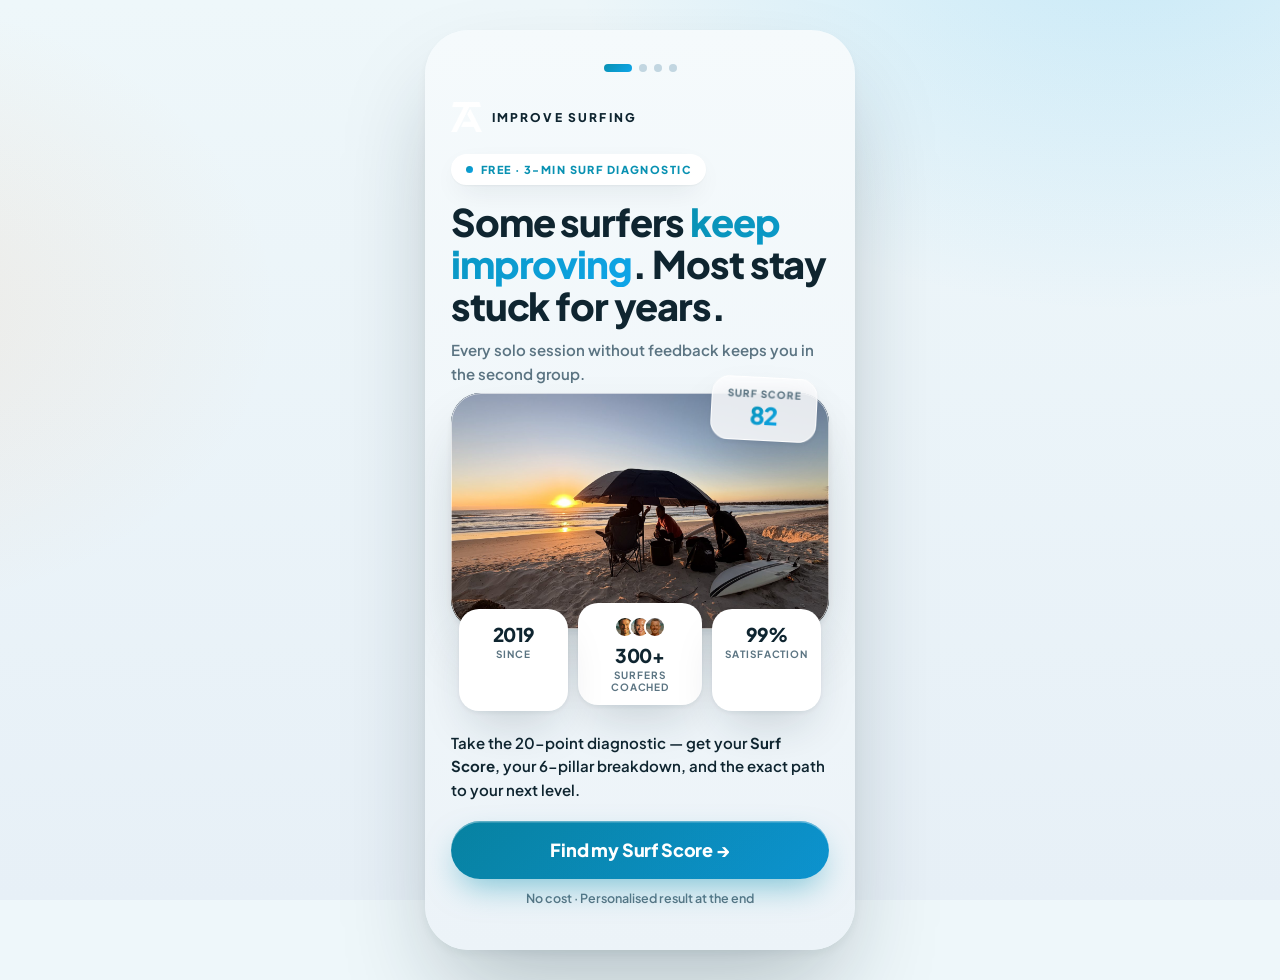
<file: concepts/glasswater.html>
<!DOCTYPE html>
<html lang="en">
<head>
<meta charset="UTF-8">
<meta name="viewport" content="width=device-width, initial-scale=1, viewport-fit=cover">
<title>GLASSWATER — soft premium app — Improve Surfing concept</title>
<link rel="preconnect" href="https://fonts.googleapis.com">
<link rel="preconnect" href="https://fonts.gstatic.com" crossorigin>
<link href="https://fonts.googleapis.com/css2?family=Plus+Jakarta+Sans:wght@500;600;700;800&display=swap" rel="stylesheet">
<style>
:root{
  --ink:#0f2530; --mut:#5b7482; --aq1:#0891b2; --aq2:#0ea5e9;
  --grad:linear-gradient(135deg,#0891b2,#0ea5e9);
  --coral:#ea580c; --coral-ink:#9a3412; --coral-bg:#fff1ea;
  --card:#ffffff;
  --sh1:0 1px 2px rgba(15,37,48,.05),0 10px 28px -8px rgba(15,37,48,.12);
  --sh2:0 2px 4px rgba(15,37,48,.06),0 22px 48px -12px rgba(15,37,48,.18);
  --sh3:0 3px 6px rgba(15,37,48,.07),0 32px 64px -16px rgba(15,37,48,.24);
  --spring:cubic-bezier(.22,1.1,.36,1);
  --over:cubic-bezier(.34,1.7,.5,1);
}
*{margin:0;padding:0;box-sizing:border-box}
html{-webkit-text-size-adjust:100%}
body{
  font-family:'Plus Jakarta Sans',system-ui,sans-serif;
  color:var(--ink);
  min-height:100vh;
  background:#eef7fa;
}
body::before{
  content:"";position:fixed;inset:0;z-index:-1;pointer-events:none;
  background:
    radial-gradient(900px 620px at 88% -8%, rgba(14,165,233,.17), transparent 62%),
    radial-gradient(720px 520px at -12% 34%, rgba(251,146,60,.11), transparent 60%),
    linear-gradient(180deg,#eef7fa,#e7f0f7);
}
button{font:inherit;color:inherit;background:none;border:0;cursor:pointer;-webkit-tap-highlight-color:transparent}
img{max-width:100%;display:block}
:focus{outline:none}
:focus-visible{outline:3px solid rgba(8,145,178,.5);outline-offset:2px;border-radius:14px}

.app{max-width:430px;margin:0 auto;padding:0 20px 40px;position:relative}
@media(min-width:768px){
  body{padding:30px 0}
  .app{
    background:linear-gradient(180deg,#f5fafc,#ecf3f8);
    border-radius:44px;min-height:calc(100vh - 60px);
    box-shadow:0 4px 10px rgba(15,37,48,.05),0 50px 100px -20px rgba(15,37,48,.28);
    overflow:hidden;padding:0 26px 44px;
  }
}

/* ---------- header ---------- */
.top{
  display:grid;grid-template-columns:44px 1fr 44px;align-items:center;
  padding:16px 0 6px;min-height:62px;
}
.back{
  width:44px;height:44px;border-radius:16px;background:var(--card);
  box-shadow:var(--sh1);display:grid;place-items:center;
  transition:transform .25s var(--spring),opacity .35s,box-shadow .25s;
}
.back:active{transform:scale(.9)}
.back.hide{opacity:0;pointer-events:none;transform:translateX(-8px)}
.dots{display:flex;gap:7px;justify-content:center}
.dots i{
  width:8px;height:8px;border-radius:99px;background:#c2d6e1;
  transition:width .45s var(--spring),background .45s;
}
.dots i.on{width:28px;background:var(--grad)}

/* ---------- screens ---------- */
.screen{display:none}
.screen.active{display:block}
@keyframes rise{from{opacity:0;transform:translateY(24px)}to{opacity:1;transform:none}}
.active .an{animation:rise .75s var(--spring) both;animation-delay:var(--d,0s)}

/* ---------- screen 1 ---------- */
.brand{display:flex;align-items:center;gap:10px;padding-top:6px}
.brand img{height:30px;width:auto}
.brand span{font-size:12px;font-weight:800;letter-spacing:.18em;color:var(--ink)}
.badge{
  display:inline-flex;align-items:center;gap:8px;margin-top:22px;
  background:var(--card);border-radius:99px;padding:9px 15px;
  font-size:11px;font-weight:800;letter-spacing:.13em;color:var(--aq1);
  box-shadow:var(--sh1);
}
.badge b{width:7px;height:7px;border-radius:99px;background:var(--grad);display:inline-block}
.headBlock{padding-bottom:44px}
h1.display{
  margin-top:16px;font-size:38px;line-height:1.1;letter-spacing:-.03em;
  font-weight:800;
}
h1.display em{
  font-style:normal;
  background:var(--grad);-webkit-background-clip:text;background-clip:text;
  -webkit-text-fill-color:transparent;color:transparent;
}
.sub1{font-size:15px;line-height:1.55;color:var(--mut);font-weight:600;margin-top:12px}

.heroCard{
  position:relative;margin-top:-36px;border-radius:30px;overflow:visible;
  z-index:2;
}
.heroCard .ph{
  position:relative;border-radius:30px;overflow:hidden;box-shadow:var(--sh3);
  aspect-ratio:16/10;background:#0f2530;
}
.heroCard .ph::after{
  content:"";position:absolute;inset:0;border-radius:30px;pointer-events:none;
  border:1px solid rgba(255,255,255,.6);
}
.heroCard .ph img{width:100%;height:100%;object-fit:cover}
.scorePill{
  position:absolute;top:-16px;right:12px;transform:rotate(3deg);
  background:rgba(255,255,255,.82);backdrop-filter:blur(12px);-webkit-backdrop-filter:blur(12px);
  border:1px solid rgba(255,255,255,.9);border-radius:18px;padding:10px 15px;
  box-shadow:var(--sh2);text-align:center;z-index:3;
}
.scorePill small{display:block;font-size:10px;font-weight:800;letter-spacing:.1em;color:var(--mut)}
.scorePill strong{
  font-size:24px;font-weight:800;letter-spacing:-.02em;
  background:var(--grad);-webkit-background-clip:text;background-clip:text;
  -webkit-text-fill-color:transparent;color:transparent;
}
@keyframes pillPop{0%{opacity:0;transform:rotate(3deg) scale(.5)}70%{transform:rotate(3deg) scale(1.07)}100%{opacity:1;transform:rotate(3deg) scale(1)}}
.active .scorePill{animation:pillPop .7s var(--spring) .55s both}

.stats{
  display:grid;grid-template-columns:1fr 1.15fr 1fr;gap:10px;
  margin-top:-26px;position:relative;z-index:3;padding:0 8px;
}
.stat{
  background:var(--card);border-radius:20px;padding:13px 8px 12px;text-align:center;
  box-shadow:var(--sh2);
}
.stat:nth-child(1){transform:translateY(6px)}
.stat:nth-child(3){transform:translateY(6px)}
.stat strong{font-size:19px;font-weight:800;letter-spacing:-.02em;display:block}
.stat small{font-size:10px;font-weight:700;letter-spacing:.09em;color:var(--mut);text-transform:uppercase;display:block;margin-top:2px}
.avs{display:flex;justify-content:center;margin-bottom:5px}
.avs img{
  width:22px;height:22px;border-radius:99px;object-fit:cover;
  border:2px solid #fff;margin-left:-7px;
}
.avs img:first-child{margin-left:0}
.sub2{font-size:15px;line-height:1.55;color:var(--ink);font-weight:600;margin-top:26px}

.cta{
  position:relative;display:flex;align-items:center;justify-content:center;width:100%;
  margin-top:20px;min-height:58px;border-radius:99px;
  background:linear-gradient(rgba(3,50,70,.16),rgba(3,50,70,.16)),var(--grad);
  color:#fff;font-size:18px;font-weight:800;letter-spacing:-.01em;
  box-shadow:inset 0 1.5px 0 rgba(255,255,255,.35),0 14px 32px -8px rgba(8,145,178,.5);
  transition:transform .25s var(--spring),box-shadow .25s;
}
.cta:hover{transform:translateY(-2px);box-shadow:inset 0 1.5px 0 rgba(255,255,255,.35),0 20px 40px -10px rgba(8,145,178,.55)}
.cta:active{transform:scale(.97)}
.ctaNote{margin-top:11px;text-align:center;font-size:12.5px;font-weight:600;color:var(--mut)}

/* ---------- screen 2 ---------- */
.qhead{position:relative;margin-top:14px}
.qhead .ghost{
  position:absolute;top:-14px;left:-4px;font-size:72px;font-weight:800;
  letter-spacing:-.05em;line-height:1;color:var(--ink);opacity:.06;
  pointer-events:none;user-select:none;-webkit-user-select:none;
}
.eyebrow{
  position:relative;font-size:11px;font-weight:800;letter-spacing:.16em;text-transform:uppercase;
  color:var(--aq1);
}
h2.q{position:relative;font-size:32px;line-height:1.16;letter-spacing:-.025em;font-weight:800;margin-top:12px}
.qsub{font-size:14px;color:var(--mut);font-weight:600;margin-top:10px;line-height:1.5}
.opts{display:grid;gap:12px;margin-top:34px}
.opt{
  position:relative;display:flex;align-items:center;gap:14px;text-align:left;
  background:var(--card);border-radius:22px;padding:17px 48px 17px 16px;
  min-height:72px;box-shadow:var(--sh1);
  border:2px solid rgba(15,37,48,.05);
  transition:transform .3s var(--spring),box-shadow .3s,border-color .3s;
}
.opt:hover{transform:translateY(-2px);box-shadow:var(--sh2)}
.opt:active{transform:scale(.98)}
.opt .ic{
  flex:0 0 46px;width:46px;height:46px;border-radius:99px;
  background:linear-gradient(135deg,#e0f5fb,#d2ebfa);
  display:grid;place-items:center;
}
.opt p{font-size:14.5px;font-weight:700;line-height:1.38}
.opt .ck{
  position:absolute;right:14px;top:50%;margin-top:-13px;width:26px;height:26px;border-radius:99px;
  background:var(--grad);display:grid;place-items:center;
  opacity:0;transform:scale(.3);
  transition:opacity .25s,transform .4s var(--over);
}
.opt.picked{
  transform:translateY(-3px);border-color:transparent;
  background:linear-gradient(var(--card),var(--card)) padding-box,var(--grad) border-box;
  box-shadow:var(--sh2),0 0 0 4px rgba(14,165,233,.14);
}
.opt.picked .ck{opacity:1;transform:scale(1)}

/* ---------- screen 3 ---------- */
.s3wrap{text-align:center}
.sLabel{font-size:11px;font-weight:800;letter-spacing:.2em;color:var(--mut);margin-top:12px}
.ringWrap{position:relative;width:224px;height:224px;margin:14px auto 0}
.halo{
  position:absolute;inset:-24px;border-radius:99px;
  background:radial-gradient(circle,rgba(14,165,233,.28),rgba(14,165,233,0) 68%);
  filter:blur(6px);z-index:0;
}
@keyframes haloPulse{0%,100%{transform:scale(1);opacity:.6}50%{transform:scale(1.13);opacity:.95}}
.active .halo{animation:haloPulse 3.2s ease-in-out infinite}
.ring{position:relative;z-index:1;width:224px;height:224px}
.ring .tr{fill:none;stroke:#fff;stroke-width:19}
.ring .pr{
  fill:none;stroke:url(#gr);stroke-width:19;stroke-linecap:round;
  transform:rotate(-90deg);transform-origin:center;
  stroke-dasharray:578;stroke-dashoffset:578;
  transition:stroke-dashoffset 1.7s cubic-bezier(.3,.85,.3,1) .1s;
  filter:drop-shadow(0 4px 10px rgba(8,145,178,.35));
}
.go .ring .pr{stroke-dashoffset:393}
.ringMid{
  position:absolute;inset:0;display:flex;flex-direction:column;
  align-items:center;justify-content:center;z-index:2;
}
.ringMid b{font-size:76px;font-weight:800;letter-spacing:-.045em;line-height:1}
.ringMid span{font-size:14px;font-weight:700;color:var(--mut);margin-top:2px}
.diag{
  display:inline-block;margin-top:16px;background:var(--card);border-radius:99px;
  padding:8px 16px;font-size:12px;font-weight:700;color:var(--mut);box-shadow:var(--sh1);
}
h2.s3h{font-size:24px;line-height:1.22;letter-spacing:-.02em;font-weight:800;margin-top:16px;text-align:left}
h2.s3h em{
  font-style:normal;background:var(--grad);-webkit-background-clip:text;background-clip:text;
  -webkit-text-fill-color:transparent;color:transparent;
}
.pillars{display:grid;grid-template-columns:1fr 1fr;gap:10px;margin-top:18px;text-align:left}
@media(min-width:390px){.pillars{grid-template-columns:1fr 1fr 1fr}}
.pil{
  background:var(--card);border-radius:18px;padding:12px 12px 13px;box-shadow:var(--sh1);
  position:relative;
}
.pil small{font-size:10px;font-weight:800;letter-spacing:.08em;text-transform:uppercase;color:var(--mut);display:block}
.pil b{font-size:20px;font-weight:800;letter-spacing:-.02em;margin-top:3px;display:block}
.pil b i{font-style:normal;font-size:11px;font-weight:700;color:var(--mut)}
.pt{height:5px;border-radius:99px;background:#e8f1f6;margin-top:8px;overflow:hidden}
.pf{
  height:100%;border-radius:99px;background:var(--grad);width:0;
  transition:width 1.1s var(--spring);transition-delay:var(--pd,0s);
}
.go .pf{width:var(--w)}
.pil.weak{background:var(--coral-bg);box-shadow:0 1px 2px rgba(154,52,21,.06),0 10px 28px -8px rgba(234,88,12,.22)}
.pil.weak .pt{background:#ffe0d1}
.pil.weak .pf{background:linear-gradient(135deg,#f97316,#ea580c)}
.pil .flag{
  position:absolute;top:-8px;right:8px;background:linear-gradient(135deg,#f97316,#ea580c);
  color:#fff;font-size:10px;font-weight:800;letter-spacing:.1em;text-transform:uppercase;
  border-radius:99px;padding:5px 9px;box-shadow:0 6px 14px -4px rgba(234,88,12,.5);
}

.chat{
  display:flex;gap:11px;margin-top:20px;text-align:left;align-items:flex-start;
}
.chat .cav{position:relative;flex:0 0 42px}
.chat .cav img{width:42px;height:42px;border-radius:99px;object-fit:cover;border:2px solid #fff;box-shadow:var(--sh1)}
.chat .cav i{
  position:absolute;right:0;bottom:0;width:11px;height:11px;border-radius:99px;
  background:#22c55e;border:2px solid #fff;
}
.chatCol{flex:1;min-width:0}
.chatName{font-size:11px;font-weight:800;letter-spacing:.1em;color:var(--mut);text-transform:uppercase;margin-bottom:6px}
.bub{
  background:var(--card);border-radius:4px 22px 22px 22px;box-shadow:var(--sh2);
  padding:15px 16px;display:grid;position:relative;
}
.bub>*{grid-area:1/1}
.typing{display:flex;gap:5px;align-items:center;height:38px}
.typing i{width:7px;height:7px;border-radius:99px;background:#b6cdd9}
@keyframes tb{0%,60%,100%{transform:translateY(0);opacity:.5}30%{transform:translateY(-4px);opacity:1}}
.active .typing i{animation:tb 1s ease-in-out infinite}
.active .typing i:nth-child(2){animation-delay:.15s}
.active .typing i:nth-child(3){animation-delay:.3s}
@keyframes tHide{to{opacity:0;visibility:hidden}}
.active .typing{animation:tHide .3s ease 1.7s both}
.msg{opacity:1}
@keyframes msgIn{from{opacity:0;transform:translateY(8px) scale(.97)}to{opacity:1;transform:none}}
.active .msg{animation:msgIn .55s var(--spring) 1.85s both}
.msg .lim{
  display:inline-block;font-size:10px;font-weight:800;letter-spacing:.12em;
  color:var(--coral-ink);background:var(--coral-bg);border-radius:99px;
  padding:5px 10px;margin-bottom:8px;text-transform:uppercase;
}
.msg p{font-size:14px;line-height:1.55;font-weight:600;color:var(--ink)}
.msg p strong{font-weight:800}

.loss{
  display:flex;gap:12px;align-items:center;margin-top:16px;text-align:left;
  background:var(--coral-bg);border:1px solid #ffd9c6;border-radius:20px;padding:13px 14px;
}
.loss img{
  width:52px;height:52px;border-radius:16px;object-fit:cover;
  filter:saturate(.35) brightness(.98);flex:0 0 52px;
}
.loss p{font-size:13.5px;line-height:1.5;font-weight:700;color:var(--coral-ink)}

/* ---------- screen 4 ---------- */
.p4head{
  position:relative;border-radius:28px;overflow:hidden;margin-top:12px;
  box-shadow:var(--sh2);min-height:158px;display:flex;align-items:flex-end;
}
.p4head img{position:absolute;inset:0;width:100%;height:100%;object-fit:cover}
.p4head .scrim{
  position:absolute;inset:0;
  background:linear-gradient(180deg,rgba(8,25,34,.08) 20%,rgba(8,25,34,.78) 92%);
}
.p4head .tx{position:relative;padding:18px 18px 16px}
.p4head h2{font-size:25px;letter-spacing:-.022em;font-weight:800;color:#fff;line-height:1.15}
.p4head p{font-size:13px;font-weight:600;color:rgba(255,255,255,.9);margin-top:6px;line-height:1.45}

.scarce{
  display:flex;align-items:center;justify-content:center;gap:8px;margin-top:16px;
  font-size:12px;font-weight:800;color:var(--coral-ink);
}
.scarce b{width:8px;height:8px;border-radius:99px;background:#f97316;flex:0 0 8px}
@keyframes pd{50%{opacity:.35;transform:scale(.75)}}
.active .scarce b{animation:pd 1.6s ease-in-out infinite}

.car{
  display:flex;gap:14px;overflow-x:auto;margin:14px -20px 0;padding:22px 0 10px;
  padding-left:calc(12% + 20px);padding-right:calc(12% + 20px);
  scroll-snap-type:x mandatory;position:relative;
  scrollbar-width:none;-ms-overflow-style:none;
}
.car::-webkit-scrollbar{display:none}
@media(min-width:768px){.car{margin:14px -26px 0;padding-left:calc(12% + 26px);padding-right:calc(12% + 26px)}}
.plan{
  scroll-snap-align:center;flex:0 0 76%;
  background:var(--card);border-radius:26px;padding:24px 20px 20px;
  box-shadow:var(--sh1);text-align:left;position:relative;
  display:flex;flex-direction:column;
  border:2px solid rgba(15,37,48,.05);
  transition:transform .35s var(--spring),box-shadow .35s,border-color .35s;
}
.plan::before{
  content:"";position:absolute;inset:0;border-radius:24px;pointer-events:none;
  background:radial-gradient(140% 70% at 50% -20%,rgba(14,165,233,.1),transparent 60%);
}
.plan:active{transform:scale(.985)}
.plan.sel{
  border-color:transparent;transform:translateY(-6px);
  background:linear-gradient(var(--card),var(--card)) padding-box,var(--grad) border-box;
  box-shadow:var(--sh3),0 0 0 4px rgba(14,165,233,.13);
}
.mchip{
  position:absolute;top:-13px;left:50%;transform:translateX(-50%);
  background:var(--grad);color:#fff;font-size:10px;font-weight:800;letter-spacing:.12em;
  border-radius:99px;padding:6px 12px;white-space:nowrap;
  box-shadow:0 8px 18px -4px rgba(8,145,178,.5);
}
.pname{font-size:12px;font-weight:800;letter-spacing:.13em;text-transform:uppercase;color:var(--mut)}
.pprice{margin-top:12px;font-weight:800;letter-spacing:-.04em;font-size:46px;line-height:1;display:flex;align-items:baseline}
.pprice i{font-style:normal;font-size:18px;letter-spacing:0;margin-right:3px;transform:translateY(-14px);font-weight:800}
.pprice em{font-style:normal;font-size:15px;letter-spacing:0;color:var(--mut);font-weight:700;margin-left:4px}
.pday{
  display:inline-block;align-self:flex-start;margin-top:12px;
  background:#eef7fa;border-radius:99px;padding:6px 12px;
  font-size:12px;font-weight:700;color:var(--mut);
}
.pfeat{display:grid;gap:8px;margin-top:16px}
.pfeat>span{display:flex;align-items:flex-start;gap:8px;font-size:12.5px;font-weight:700;line-height:1.4;color:var(--ink)}
.pfeat svg{flex:0 0 15px;margin-top:2px}
.pfeat .ptop{
  font-weight:800;
  background:var(--grad);-webkit-background-clip:text;background-clip:text;
  -webkit-text-fill-color:transparent;
}
.psess{margin-top:auto;padding-top:18px;font-size:14px;font-weight:700;display:flex;align-items:center;gap:8px}
.psess svg{flex:0 0 18px}
.psel{
  position:absolute;top:16px;right:16px;width:28px;height:28px;border-radius:99px;
  background:var(--grad);display:grid;place-items:center;
  opacity:0;transform:scale(.3);transition:opacity .25s,transform .4s var(--over);
}
.plan.sel .psel{opacity:1;transform:scale(1)}
.founding{text-align:center;font-size:12px;font-weight:700;color:var(--mut);margin-top:8px}
.s4pad{padding-bottom:150px}

/* ---------- sticky bar ---------- */
.ctabar{
  position:fixed;left:0;right:0;bottom:0;margin:0 auto;z-index:50;
  width:min(430px,100%);
  background:rgba(255,255,255,.72);
  backdrop-filter:blur(18px);-webkit-backdrop-filter:blur(18px);
  border:1px solid rgba(255,255,255,.85);
  border-radius:26px 26px 0 0;
  box-shadow:0 -12px 40px -8px rgba(15,37,48,.18);
  padding:14px 18px calc(14px + env(safe-area-inset-bottom));
  transform:translateY(115%);
  visibility:hidden;
  transition:transform .55s var(--spring),visibility 0s .55s;
}
body.has-bar .ctabar{transform:none;visibility:visible;transition-delay:0s}
@media(min-width:768px){
  .ctabar{bottom:16px;border-radius:24px;width:min(408px,calc(100% - 20px))}
}
.stripe{
  display:flex;align-items:center;justify-content:center;gap:6px;
  margin-top:9px;font-size:11.5px;font-weight:700;color:var(--mut);
}
.stripe .spots{color:var(--coral);font-weight:800}

/* ---------- reduced motion ---------- */
@media (prefers-reduced-motion: reduce){
  *,*::before,*::after{animation:none!important;transition:none!important}
  .typing{display:none}
  .go .ring .pr{stroke-dashoffset:393}
  html{scroll-behavior:auto}
}
</style>
</head>
<body>
<svg width="0" height="0" style="position:absolute" aria-hidden="true">
  <defs>
    <linearGradient id="gr" x1="0" y1="0" x2="1" y2="1">
      <stop offset="0" stop-color="#0891b2"/><stop offset="1" stop-color="#0ea5e9"/>
    </linearGradient>
  </defs>
</svg>

<div class="app">
  <header class="top">
    <button class="back hide" id="back" aria-label="Go back">
      <svg width="20" height="20" viewBox="0 0 24 24" fill="none" stroke="#0f2530" stroke-width="2.4" stroke-linecap="round" stroke-linejoin="round"><path d="M15 18l-6-6 6-6"/></svg>
    </button>
    <div class="dots" aria-hidden="true"><i class="on"></i><i></i><i></i><i></i></div>
    <span></span>
  </header>

  <!-- ================= SCREEN 1 ================= -->
  <section class="screen active" id="s1">
    <div class="brand an" style="--d:.02s">
      <img src="../img/ta-logo.png" alt="Improve Surfing logo">
      <span>IMPROVE SURFING</span>
    </div>
    <div class="an" style="--d:.1s"><span class="badge"><b></b>FREE &middot; 3-MIN SURF DIAGNOSTIC</span></div>
    <div class="headBlock">
      <h1 class="display an" style="--d:.18s">Some surfers <em>keep improving</em>. Most stay stuck for years.</h1>
      <p class="sub1 an" style="--d:.26s">Every solo session without feedback keeps you in the second group.</p>
    </div>

    <div class="heroCard an" style="--d:.34s">
      <div class="ph"><img src="../img/hero.jpg" alt="Surfer carving a turquoise wave in golden light"></div>
      <div class="scorePill"><small>SURF SCORE</small><strong>82</strong></div>
    </div>

    <div class="stats an" style="--d:.46s">
      <div class="stat"><strong>2019</strong><small>Since</small></div>
      <div class="stat">
        <div class="avs">
          <img src="../img/t1.jpg" alt=""><img src="../img/t2.jpg" alt=""><img src="../img/t3.jpg" alt="">
        </div>
        <strong>300+</strong><small>surfers coached</small>
      </div>
      <div class="stat"><strong>99%</strong><small>satisfaction</small></div>
    </div>

    <p class="sub2 an" style="--d:.56s">Take the 20-point diagnostic &mdash; get your <strong>Surf Score</strong>, your 6-pillar breakdown, and the exact path to your next level.</p>

    <div class="an" style="--d:.64s">
      <button class="cta" id="cta1">Find my Surf Score &rarr;</button>
      <p class="ctaNote">No cost &middot; Personalised result at the end</p>
    </div>
  </section>

  <!-- ================= SCREEN 2 ================= -->
  <section class="screen" id="s2">
    <div class="qhead an" style="--d:.02s"><span class="ghost" aria-hidden="true">01/20</span><p class="eyebrow">Technique check</p></div>
    <h2 class="q an" style="--d:.1s">When you paddle for a wave, what usually happens?</h2>
    <p class="qsub an" style="--d:.18s">Think about your average session, not your best day.</p>
    <div class="opts">
      <button class="opt an" style="--d:.26s" type="button">
        <span class="ic"><svg width="22" height="22" viewBox="0 0 24 24" fill="none" stroke="#0891b2" stroke-width="2" stroke-linecap="round" stroke-linejoin="round"><path d="M3 19c2.2 0 2.2-1.8 4.5-1.8S9.8 19 12 19s2.2-1.8 4.5-1.8S18.8 19 21 19v4H3z" fill="rgba(8,145,178,.18)" stroke="none"/><path d="M12 3v9"/><path d="M8 8l4 4 4-4"/><path d="M3 19c2.2 0 2.2-1.8 4.5-1.8S9.8 19 12 19s2.2-1.8 4.5-1.8S18.8 19 21 19"/></svg></span>
        <p>I miss most of them, or nose-dive when I catch one</p>
        <span class="ck"><svg width="13" height="13" viewBox="0 0 24 24" fill="none" stroke="#fff" stroke-width="3.4" stroke-linecap="round" stroke-linejoin="round"><path d="M4 13l5 5L20 7"/></svg></span>
      </button>
      <button class="opt an" style="--d:.34s" type="button">
        <span class="ic"><svg width="22" height="22" viewBox="0 0 24 24" fill="none" stroke="#0891b2" stroke-width="2" stroke-linecap="round" stroke-linejoin="round"><path d="M4 18h4v-5h4V8h4V4h4v14z" fill="rgba(8,145,178,.18)" stroke="none"/><path d="M4 18h4v-5h4V8h4V4h4"/></svg></span>
        <p>I catch waves but getting to my feet is inconsistent</p>
        <span class="ck"><svg width="13" height="13" viewBox="0 0 24 24" fill="none" stroke="#fff" stroke-width="3.4" stroke-linecap="round" stroke-linejoin="round"><path d="M4 13l5 5L20 7"/></svg></span>
      </button>
      <button class="opt an" style="--d:.42s" type="button">
        <span class="ic"><svg width="22" height="22" viewBox="0 0 24 24" fill="none" stroke="#0891b2" stroke-width="2" stroke-linecap="round" stroke-linejoin="round"><path d="M3 16c2.2 0 2.2-1.8 4.5-1.8S9.8 16 12 16s2.2-1.8 4.5-1.8S18.8 16 21 16v5H3z" fill="rgba(8,145,178,.18)" stroke="none"/><path d="M3 16c2.2 0 2.2-1.8 4.5-1.8S9.8 16 12 16s2.2-1.8 4.5-1.8S18.8 16 21 16"/><path d="M7 10l4-5 3 3 4-4"/></svg></span>
        <p>I catch and stand reliably &mdash; I can angle on green waves</p>
        <span class="ck"><svg width="13" height="13" viewBox="0 0 24 24" fill="none" stroke="#fff" stroke-width="3.4" stroke-linecap="round" stroke-linejoin="round"><path d="M4 13l5 5L20 7"/></svg></span>
      </button>
      <button class="opt an" style="--d:.5s" type="button">
        <span class="ic"><svg width="22" height="22" viewBox="0 0 24 24" fill="none" stroke="#0891b2" stroke-width="2" stroke-linecap="round" stroke-linejoin="round"><circle cx="12" cy="12" r="8" fill="rgba(8,145,178,.18)" stroke="none"/><circle cx="12" cy="12" r="8"/><circle cx="12" cy="12" r="2.6" fill="#0891b2" stroke="none"/></svg></span>
        <p>I angle, time it, and take off where I choose</p>
        <span class="ck"><svg width="13" height="13" viewBox="0 0 24 24" fill="none" stroke="#fff" stroke-width="3.4" stroke-linecap="round" stroke-linejoin="round"><path d="M4 13l5 5L20 7"/></svg></span>
      </button>
    </div>
  </section>

  <!-- ================= SCREEN 3 ================= -->
  <section class="screen" id="s3">
    <div class="s3wrap">
      <p class="sLabel an" style="--d:.02s">YOUR SURF SCORE</p>
      <div class="ringWrap an" style="--d:.12s">
        <div class="halo"></div>
        <svg class="ring" viewBox="0 0 224 224" aria-hidden="true">
          <circle class="tr" cx="112" cy="112" r="92"/>
          <circle class="pr" cx="112" cy="112" r="92"/>
        </svg>
        <div class="ringMid"><b id="num">0</b><span>/100</span></div>
      </div>
      <div class="an" style="--d:.24s"><span class="diag">Diagnostic level: L2 &middot; Directional Control (avg 1.3/4)</span></div>
    </div>

    <h2 class="s3h an" style="--d:.34s">Rafael, you&rsquo;re surfing at roughly <em>32% of your potential.</em></h2>

    <div class="pillars an" style="--d:.44s">
      <div class="pil"><small>Skill</small><b>1.6 <i>/4</i></b><div class="pt"><div class="pf" style="--w:40%;--pd:.35s"></div></div></div>
      <div class="pil"><small>Wave IQ</small><b>1.4 <i>/4</i></b><div class="pt"><div class="pf" style="--w:35%;--pd:.45s"></div></div></div>
      <div class="pil weak"><span class="flag">Needs focus</span><small>Mindset</small><b>0.8 <i>/4</i></b><div class="pt"><div class="pf" style="--w:20%;--pd:.55s"></div></div></div>
      <div class="pil"><small>Ocean Sense</small><b>1.3 <i>/4</i></b><div class="pt"><div class="pf" style="--w:32.5%;--pd:.65s"></div></div></div>
      <div class="pil"><small>Fitness</small><b>1.3 <i>/4</i></b><div class="pt"><div class="pf" style="--w:32.5%;--pd:.75s"></div></div></div>
      <div class="pil"><small>Equipment</small><b>1.3 <i>/4</i></b><div class="pt"><div class="pf" style="--w:32.5%;--pd:.85s"></div></div></div>
    </div>

    <div class="chat an" style="--d:.54s">
      <div class="cav"><img src="../img/coach.jpg" alt="Improve Surfing coach"><i></i></div>
      <div class="chatCol">
        <p class="chatName">Improve Surfing &middot; Coach</p>
        <div class="bub">
          <div class="typing"><i></i><i></i><i></i></div>
          <div class="msg">
            <span class="lim">YOUR #1 LIMITER &mdash; MINDSET.</span>
            <p>This is what&rsquo;s capping everything else. Your programme attacks it first &mdash; with <strong>confidence coaching + apnea training</strong>.</p>
          </div>
        </div>
      </div>
    </div>

    <div class="loss an" style="--d:.62s">
      <img src="../img/worried-m.jpg" alt="">
      <p>On your own, at this rate, you&rsquo;ll likely still be at this exact level in 2 years.</p>
    </div>

    <div class="an" style="--d:.7s">
      <button class="cta" id="cta3">See how fast I can break through &rarr;</button>
    </div>
  </section>

  <!-- ================= SCREEN 4 ================= -->
  <section class="screen s4pad" id="s4">
    <div class="p4head an" style="--d:.02s">
      <img src="../img/future-m.jpg" alt="Surfer in golden light">
      <div class="scrim"></div>
      <div class="tx">
        <h2>Rafael, choose your programme.</h2>
        <p>Your match is pre-selected &mdash; but pick whichever fits you best.</p>
      </div>
    </div>

    <div class="scarce an" style="--d:.12s"><b></b>Only 15 members this intake &middot; 3 spots left</div>

    <div class="car an" id="car" style="--d:.2s">
      <button class="plan" type="button">
        <span class="pname">Foundation Training</span>
        <span class="pprice"><i>A$</i>99<em>/wk</em></span>
        <span class="pday">&asymp; A$14.14/day</span>
        <span class="pfeat">
          <span><svg width="15" height="15" viewBox="0 0 24 24"><circle cx="12" cy="12" r="10" fill="rgba(8,145,178,.16)"/><path d="M7.5 12.5l3 3 6-6.5" fill="none" stroke="#0891b2" stroke-width="2.6" stroke-linecap="round" stroke-linejoin="round"/></svg>Video technique review</span>
          <span><svg width="15" height="15" viewBox="0 0 24 24"><circle cx="12" cy="12" r="10" fill="rgba(8,145,178,.16)"/><path d="M7.5 12.5l3 3 6-6.5" fill="none" stroke="#0891b2" stroke-width="2.6" stroke-linecap="round" stroke-linejoin="round"/></svg>Surf Score progress tracking</span>
          <span><svg width="15" height="15" viewBox="0 0 24 24"><circle cx="12" cy="12" r="10" fill="rgba(8,145,178,.16)"/><path d="M7.5 12.5l3 3 6-6.5" fill="none" stroke="#0891b2" stroke-width="2.6" stroke-linecap="round" stroke-linejoin="round"/></svg>Group coached sessions</span>
        </span>
        <span class="psess"><svg width="18" height="18" viewBox="0 0 24 24" fill="none" stroke="#0891b2" stroke-width="2" stroke-linecap="round" stroke-linejoin="round"><path d="M3 14c2.2 0 2.2-1.8 4.5-1.8S9.8 14 12 14s2.2-1.8 4.5-1.8S18.8 14 21 14"/><path d="M3 19c2.2 0 2.2-1.8 4.5-1.8S9.8 19 12 19s2.2-1.8 4.5-1.8S18.8 19 21 19"/></svg>1 session/week</span>
        <span class="psel"><svg width="14" height="14" viewBox="0 0 24 24" fill="none" stroke="#fff" stroke-width="3.4" stroke-linecap="round" stroke-linejoin="round"><path d="M4 13l5 5L20 7"/></svg></span>
      </button>
      <button class="plan sel" type="button">
        <span class="mchip">&starf; YOUR MATCH</span>
        <span class="pname">Swell Seeker</span>
        <span class="pprice"><i>A$</i>109<em>/wk</em></span>
        <span class="pday">&asymp; A$15.57/day</span>
        <span class="pfeat">
          <span><svg width="15" height="15" viewBox="0 0 24 24"><circle cx="12" cy="12" r="10" fill="rgba(8,145,178,.16)"/><path d="M7.5 12.5l3 3 6-6.5" fill="none" stroke="#0891b2" stroke-width="2.6" stroke-linecap="round" stroke-linejoin="round"/></svg>Everything in Foundation</span>
          <span><svg width="15" height="15" viewBox="0 0 24 24"><circle cx="12" cy="12" r="10" fill="rgba(8,145,178,.16)"/><path d="M7.5 12.5l3 3 6-6.5" fill="none" stroke="#0891b2" stroke-width="2.6" stroke-linecap="round" stroke-linejoin="round"/></svg>Coach WhatsApp feedback</span>
          <span><svg width="15" height="15" viewBox="0 0 24 24"><circle cx="12" cy="12" r="10" fill="rgba(8,145,178,.16)"/><path d="M7.5 12.5l3 3 6-6.5" fill="none" stroke="#0891b2" stroke-width="2.6" stroke-linecap="round" stroke-linejoin="round"/></svg>Mindset + apnea module</span>
        </span>
        <span class="psess"><svg width="18" height="18" viewBox="0 0 24 24" fill="none" stroke="#0891b2" stroke-width="2" stroke-linecap="round" stroke-linejoin="round"><path d="M3 14c2.2 0 2.2-1.8 4.5-1.8S9.8 14 12 14s2.2-1.8 4.5-1.8S18.8 14 21 14"/><path d="M3 19c2.2 0 2.2-1.8 4.5-1.8S9.8 19 12 19s2.2-1.8 4.5-1.8S18.8 19 21 19"/></svg>1&ndash;2 sessions/week</span>
        <span class="psel"><svg width="14" height="14" viewBox="0 0 24 24" fill="none" stroke="#fff" stroke-width="3.4" stroke-linecap="round" stroke-linejoin="round"><path d="M4 13l5 5L20 7"/></svg></span>
      </button>
      <button class="plan" type="button">
        <span class="pname">Consistency Check</span>
        <span class="pprice"><i>A$</i>129<em>/wk</em></span>
        <span class="pday">&asymp; A$18.43/day</span>
        <span class="pfeat">
          <span><svg width="15" height="15" viewBox="0 0 24 24"><circle cx="12" cy="12" r="10" fill="rgba(8,145,178,.16)"/><path d="M7.5 12.5l3 3 6-6.5" fill="none" stroke="#0891b2" stroke-width="2.6" stroke-linecap="round" stroke-linejoin="round"/></svg>Everything in Swell Seeker</span>
          <span><svg width="15" height="15" viewBox="0 0 24 24"><circle cx="12" cy="12" r="10" fill="rgba(8,145,178,.16)"/><path d="M7.5 12.5l3 3 6-6.5" fill="none" stroke="#0891b2" stroke-width="2.6" stroke-linecap="round" stroke-linejoin="round"/></svg>Priority session booking</span>
          <span><svg width="15" height="15" viewBox="0 0 24 24"><circle cx="12" cy="12" r="10" fill="rgba(8,145,178,.16)"/><path d="M7.5 12.5l3 3 6-6.5" fill="none" stroke="#0891b2" stroke-width="2.6" stroke-linecap="round" stroke-linejoin="round"/></svg>Monthly 1-on-1 progress call</span>
        </span>
        <span class="psess"><svg width="18" height="18" viewBox="0 0 24 24" fill="none" stroke="#0891b2" stroke-width="2" stroke-linecap="round" stroke-linejoin="round"><path d="M3 14c2.2 0 2.2-1.8 4.5-1.8S9.8 14 12 14s2.2-1.8 4.5-1.8S18.8 14 21 14"/><path d="M3 19c2.2 0 2.2-1.8 4.5-1.8S9.8 19 12 19s2.2-1.8 4.5-1.8S18.8 19 21 19"/></svg>2 sessions/week</span>
        <span class="psel"><svg width="14" height="14" viewBox="0 0 24 24" fill="none" stroke="#fff" stroke-width="3.4" stroke-linecap="round" stroke-linejoin="round"><path d="M4 13l5 5L20 7"/></svg></span>
      </button>
      <button class="plan" type="button">
        <span class="pname">Elite Surf Training</span>
        <span class="pprice"><i>A$</i>159<em>/wk</em></span>
        <span class="pday">&asymp; A$22.71/day</span>
        <span class="pfeat">
          <span><svg width="15" height="15" viewBox="0 0 24 24"><circle cx="12" cy="12" r="10" fill="rgba(8,145,178,.16)"/><path d="M7.5 12.5l3 3 6-6.5" fill="none" stroke="#0891b2" stroke-width="2.6" stroke-linecap="round" stroke-linejoin="round"/></svg>Everything in Consistency</span>
          <span><svg width="15" height="15" viewBox="0 0 24 24"><circle cx="12" cy="12" r="10" fill="rgba(8,145,178,.16)"/><path d="M7.5 12.5l3 3 6-6.5" fill="none" stroke="#0891b2" stroke-width="2.6" stroke-linecap="round" stroke-linejoin="round"/></svg>Per-session video analysis</span>
          <span class="ptop"><svg width="15" height="15" viewBox="0 0 24 24"><path d="M12 2l2.9 6.2 6.6.8-4.9 4.6 1.3 6.6L12 17l-5.9 3.2 1.3-6.6L2.5 9l6.6-.8z" fill="url(#gr)"/></svg>1-on-1 elite coaching block</span>
        </span>
        <span class="psess"><svg width="18" height="18" viewBox="0 0 24 24" fill="none" stroke="#0891b2" stroke-width="2" stroke-linecap="round" stroke-linejoin="round"><path d="M3 14c2.2 0 2.2-1.8 4.5-1.8S9.8 14 12 14s2.2-1.8 4.5-1.8S18.8 14 21 14"/><path d="M3 19c2.2 0 2.2-1.8 4.5-1.8S9.8 19 12 19s2.2-1.8 4.5-1.8S18.8 19 21 19"/></svg>2&ndash;3 sessions/week</span>
        <span class="psel"><svg width="14" height="14" viewBox="0 0 24 24" fill="none" stroke="#fff" stroke-width="3.4" stroke-linecap="round" stroke-linejoin="round"><path d="M4 13l5 5L20 7"/></svg></span>
      </button>
    </div>

    <p class="founding an" style="--d:.3s">Founding member intake &middot; billed weekly in A$</p>
  </section>
</div>

<!-- sticky checkout bar -->
<div class="ctabar" id="ctabar">
  <button class="cta" style="margin-top:0" id="join"><span id="joinTxt">Join Swell Seeker &rarr; A$109/week</span></button>
  <p class="stripe">
    <svg width="13" height="13" viewBox="0 0 24 24" fill="none" stroke="#5b7482" stroke-width="2.2" stroke-linecap="round" stroke-linejoin="round"><rect x="4" y="10" width="16" height="10" rx="2.5"/><path d="M8 10V7a4 4 0 0 1 8 0v3"/></svg>
    Secure checkout &middot; powered by Stripe
    <span class="spots">&middot; 3 spots left</span>
  </p>
</div>

<script>
(function(){
  var rm = window.matchMedia && matchMedia('(prefers-reduced-motion: reduce)').matches;
  var screens = [].slice.call(document.querySelectorAll('.screen'));
  var dots = [].slice.call(document.querySelectorAll('.dots i'));
  var back = document.getElementById('back');
  var cur = 0, lock = false, countIv = null, advT = null;

  function show(i){
    clearTimeout(advT); advT = null; lock = false;
    if(i === cur && screens[i].classList.contains('active') && i !== 0) return;
    screens[cur].classList.remove('active','go');
    cur = i;
    screens[i].classList.add('active');
    window.scrollTo(0,0);
    dots.forEach(function(d,k){ d.classList.toggle('on', k === i); });
    back.classList.toggle('hide', i === 0);
    document.body.classList.toggle('has-bar', i === 3);
    if(i === 2) startScore(screens[2]);
    if(i === 3) setTimeout(function(){ centerCard(sel,false); }, 60);
  }

  /* ---- screen 3: ring + count-up ---- */
  function startScore(s){
    var num = document.getElementById('num');
    if(countIv){ clearInterval(countIv); countIv = null; }
    if(rm){ num.textContent = '32'; s.classList.add('go'); return; }
    num.textContent = '0';
    setTimeout(function(){
      s.classList.add('go');
      var t = 0, n = 40;
      countIv = setInterval(function(){
        t++;
        num.textContent = Math.round(32 * (1 - Math.pow(1 - t/n, 3)));
        if(t >= n){ clearInterval(countIv); countIv = null; }
      }, 42);
    }, 250);
  }

  /* ---- screen 2: options ---- */
  var opts = [].slice.call(document.querySelectorAll('.opt'));
  opts.forEach(function(o){
    o.addEventListener('click', function(){
      if(lock) return;
      lock = true;
      opts.forEach(function(x){ x.classList.remove('picked'); });
      o.classList.add('picked');
      advT = setTimeout(function(){ advT = null; show(2); }, 480);
    });
  });

  /* ---- screen 4: carousel ---- */
  var car = document.getElementById('car');
  var cards = [].slice.call(car.querySelectorAll('.plan'));
  var prices = [99,109,129,159];
  var names = ['Foundation Training','Swell Seeker','Consistency Check','Elite Surf Training'];
  var joinTxt = document.getElementById('joinTxt');
  var sel = 1, st = null;

  function selectPlan(i){
    sel = i;
    cards.forEach(function(c,k){ c.classList.toggle('sel', k === i); });
    joinTxt.textContent = 'Join ' + names[i] + ' → A$' + prices[i] + '/week';
  }
  function centerCard(i, smooth){
    var c = cards[i];
    var left = c.offsetLeft - (car.clientWidth - c.offsetWidth) / 2;
    if(smooth && !rm && car.scrollTo){ car.scrollTo({left:left, behavior:'smooth'}); }
    else { car.scrollLeft = left; }
  }
  car.addEventListener('scroll', function(){
    clearTimeout(st);
    st = setTimeout(function(){
      var mid = car.scrollLeft + car.clientWidth / 2, bi = 0, bd = 1e9;
      cards.forEach(function(c,k){
        var d = Math.abs(c.offsetLeft + c.offsetWidth/2 - mid);
        if(d < bd){ bd = d; bi = k; }
      });
      if(bi !== sel) selectPlan(bi);
    }, 90);
  }, {passive:true});
  cards.forEach(function(c,k){
    c.addEventListener('click', function(){ selectPlan(k); centerCard(k,true); });
  });

  /* ---- nav ---- */
  document.getElementById('cta1').addEventListener('click', function(){ show(1); });
  document.getElementById('cta3').addEventListener('click', function(){ show(3); });
  back.addEventListener('click', function(){ if(lock) return; if(cur > 0) show(cur - 1); });
  document.getElementById('join').addEventListener('click', function(){
    var b = this;
    b.style.transform = 'scale(.96)';
    setTimeout(function(){ b.style.transform = ''; }, 160);
  });
})();
</script>
</body>
</html>
</file>
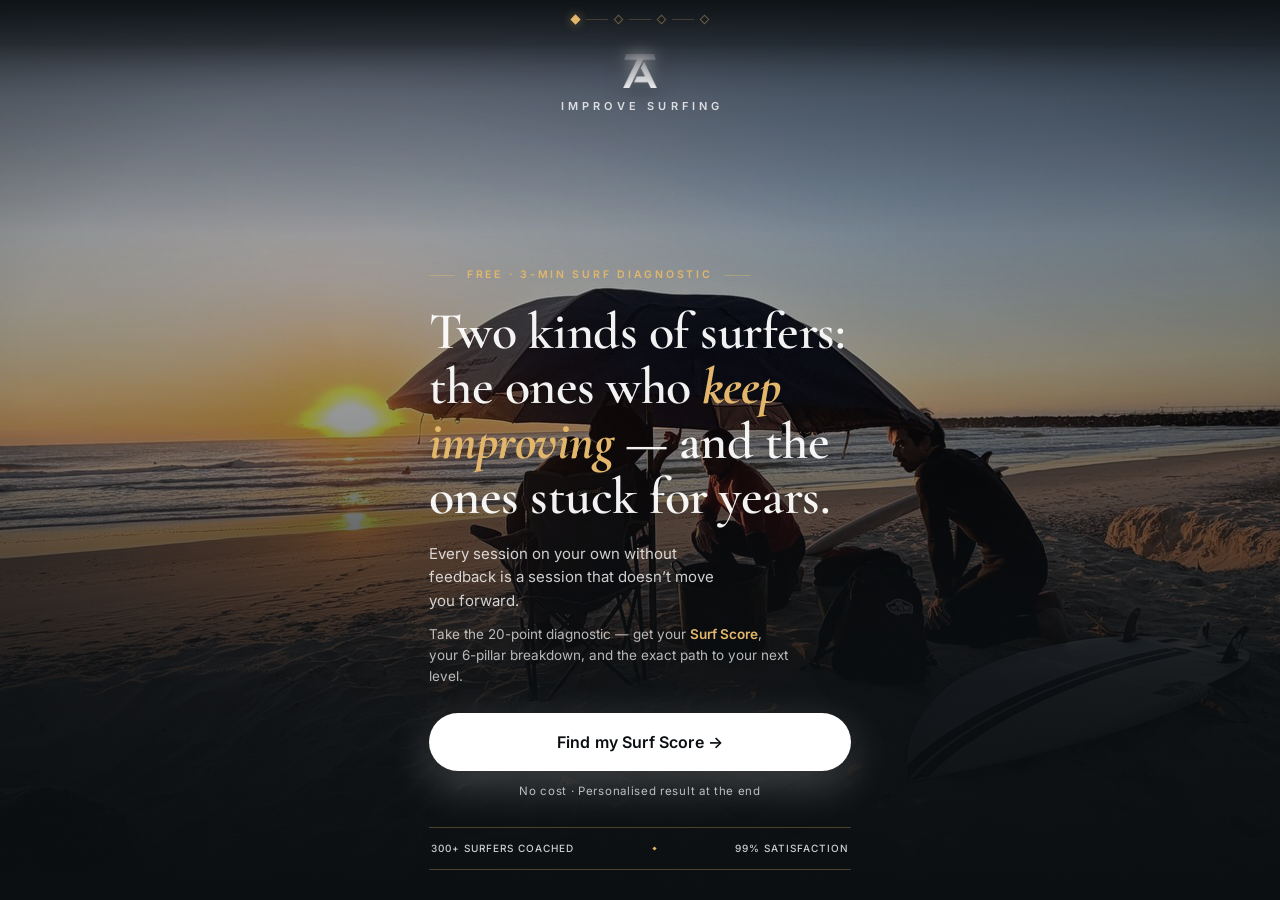
<file: concepts/set-and-drift.html>
<!DOCTYPE html>
<html lang="en">
<head>
<meta charset="utf-8">
<meta name="viewport" content="width=device-width, initial-scale=1, viewport-fit=cover">
<title>SET &amp; DRIFT — cinematic immersive — Improve Surfing concept</title>
<link rel="preconnect" href="https://fonts.googleapis.com">
<link rel="preconnect" href="https://fonts.gstatic.com" crossorigin>
<link href="https://fonts.googleapis.com/css2?family=Cormorant+Garamond:ital,wght@0,600;0,700;1,600;1,700&family=Inter:wght@400;500;600;700&display=swap" rel="stylesheet">
<style>
/* ============ SET & DRIFT — cinematic immersive ============ */
:root{
  --ink:#0b0f12;
  --gold:#e3b76b;
  --gold-dim:rgba(227,183,107,.4);
  --gold-faint:rgba(227,183,107,.16);
  --w95:rgba(255,255,255,.95);
  --w80:rgba(255,255,255,.8);
  --w70:rgba(255,255,255,.7);
  --w12:rgba(255,255,255,.12);
  --w08:rgba(255,255,255,.08);
  --serif:'Cormorant Garamond',Georgia,serif;
  --sans:'Inter',-apple-system,sans-serif;
  --spring:cubic-bezier(.22,1,.36,1);
  --col:430px;
}
*{margin:0;padding:0;box-sizing:border-box;-webkit-tap-highlight-color:transparent}
html,body{height:100%;}
body{
  background:var(--ink);color:#fff;font-family:var(--sans);
  font-size:15px;line-height:1.55;overflow:hidden;
  -webkit-font-smoothing:antialiased;text-rendering:optimizeLegibility;
}
/* protective glass scrim under the fixed chrome (diamonds + back) */
body::before{content:'';position:fixed;top:0;left:0;right:0;height:96px;z-index:35;pointer-events:none;
  background:linear-gradient(to bottom,rgba(11,15,18,.9),rgba(11,15,18,0));
  -webkit-backdrop-filter:blur(8px);backdrop-filter:blur(8px);
  -webkit-mask-image:linear-gradient(to bottom,#000 45%,transparent);
  mask-image:linear-gradient(to bottom,#000 45%,transparent)}
img{max-width:100%;display:block}
button{font:inherit;border:0;background:none;color:inherit;cursor:pointer;text-align:left}
::selection{background:var(--gold);color:var(--ink)}
:focus{outline:none}
:focus-visible{outline:2px solid rgba(227,183,107,.75);outline-offset:3px;border-radius:2px}

/* ---------- screens ---------- */
.screen{position:fixed;inset:0;display:none;overflow-y:auto;overflow-x:hidden;-webkit-overflow-scrolling:touch}
.screen.active{display:block}
.bg{position:fixed;inset:0;z-index:0;background-position:center;background-size:cover;background-repeat:no-repeat}
.bg::after{content:'';position:absolute;inset:0}
.wrap{position:relative;z-index:1;max-width:var(--col);margin:0 auto;min-height:100%;
  display:flex;flex-direction:column;
  padding:calc(64px + env(safe-area-inset-top)) 24px calc(30px + env(safe-area-inset-bottom));}
@media(min-width:860px){:root{--col:470px}}

/* per-screen backdrops + cinematic scrims */
#s1 .bg{background-image:url('../img/hero.jpg')}
#s1 .bg::after{background:
  radial-gradient(120% 90% at 50% 40%, transparent 40%, rgba(11,15,18,.55) 100%),
  linear-gradient(to bottom, rgba(11,15,18,.62) 0%, rgba(11,15,18,.3) 26%, rgba(11,15,18,.45) 48%, rgba(11,15,18,.88) 76%, #0b0f12 100%)}
#s2 .bg{background-image:url('../img/coach.jpg')}
#s2 .bg::after{background:
  radial-gradient(120% 90% at 50% 30%, transparent 30%, rgba(11,15,18,.6) 100%),
  linear-gradient(to bottom, rgba(11,15,18,.88) 0%, rgba(11,15,18,.55) 40%, rgba(11,15,18,.85) 100%)}
#s3 .bg{background-image:url('../img/worried-m.jpg')}
#s3 .bg::after{background:
  radial-gradient(120% 90% at 50% 30%, transparent 20%, rgba(11,15,18,.75) 100%),
  linear-gradient(to bottom, rgba(11,15,18,.85) 0%, rgba(11,15,18,.6) 45%, rgba(11,15,18,.9) 100%)}
#s4 .bg{background-image:url('../img/future-m.jpg')}
#s4 .bg::after{background:
  radial-gradient(120% 90% at 50% 25%, transparent 25%, rgba(11,15,18,.7) 100%),
  linear-gradient(to bottom, rgba(11,15,18,.86) 0%, rgba(11,15,18,.72) 35%, rgba(11,15,18,.93) 100%)}

/* ---------- entrance choreography ---------- */
@keyframes rise{from{opacity:0;transform:translateY(26px)}to{opacity:1;transform:none}}
@keyframes fadeIn{from{opacity:0}to{opacity:1}}
@keyframes bloom{from{opacity:0;transform:scale(.92)}to{opacity:1;transform:scale(1)}}
.screen.active .rv{animation:rise .9s var(--spring) both;animation-delay:var(--d,0s)}
.screen.active .fd{animation:fadeIn 1.2s ease both;animation-delay:var(--d,0s)}
.screen.active .bl{animation:bloom 1s var(--spring) both;animation-delay:var(--d,0s)}

/* ---------- chrome: progress diamonds + back ---------- */
.chrome{position:fixed;top:calc(16px + env(safe-area-inset-top));left:0;right:0;z-index:40;
  display:flex;justify-content:center;align-items:center;pointer-events:none}
.dias{display:flex;align-items:center;gap:0}
.dia{width:7px;height:7px;transform:rotate(45deg);border:1px solid var(--gold-dim);
  transition:background .5s ease,border-color .5s ease,box-shadow .5s ease}
.dia.on{background:var(--gold);border-color:var(--gold);box-shadow:0 0 10px rgba(227,183,107,.55)}
.hair{width:22px;height:1px;background:rgba(227,183,107,.22);margin:0 7px;transition:background .5s ease}
.hair.on{background:var(--gold-dim)}
#backBtn{position:fixed;top:calc(8px + env(safe-area-inset-top));left:14px;z-index:41;
  width:44px;height:44px;border-radius:50%;display:flex;align-items:center;justify-content:center;
  color:var(--w80);font-size:18px;line-height:1;
  background:rgba(255,255,255,.05);border:1px solid var(--w12);
  -webkit-backdrop-filter:blur(12px);backdrop-filter:blur(12px);
  opacity:0;pointer-events:none;transform:translateX(-6px);
  transition:opacity .45s ease,transform .45s var(--spring),background .2s ease}
body.has-back #backBtn{opacity:1;pointer-events:auto;transform:none}
#backBtn:hover{background:rgba(255,255,255,.12)}
#backBtn:active{transform:scale(.92)}

/* ---------- shared type ---------- */
.eyebrow{font-size:11px;font-weight:600;letter-spacing:.24em;text-transform:uppercase;color:var(--gold)}
.display{font-family:var(--serif);font-weight:600;line-height:1.06;letter-spacing:-.01em;color:var(--w95)}
.display em{font-style:italic;color:var(--gold);font-weight:700}
.smallcaps{font-size:11px;letter-spacing:.16em;text-transform:uppercase;font-weight:500}

/* ---------- CTAs ---------- */
.cta{display:flex;align-items:center;justify-content:center;width:100%;min-height:58px;padding:14px 30px;
  border-radius:999px;font-weight:600;font-size:16px;letter-spacing:.01em;text-align:center;white-space:nowrap;
  transition:transform .25s var(--spring),box-shadow .3s ease,filter .2s ease;will-change:transform}
.cta-white{background:#fff;color:var(--ink);box-shadow:0 14px 44px rgba(255,255,255,.22),0 3px 10px rgba(0,0,0,.4)}
.cta-white:hover{transform:translateY(-2px);box-shadow:0 20px 56px rgba(255,255,255,.3),0 3px 10px rgba(0,0,0,.4)}
.cta-gold{background:linear-gradient(140deg,#f0cd8d 0%,var(--gold) 45%,#c9974a 100%);color:#1c1305;
  box-shadow:0 14px 44px rgba(227,183,107,.32),0 3px 10px rgba(0,0,0,.4)}
.cta-gold:hover{transform:translateY(-2px);box-shadow:0 20px 56px rgba(227,183,107,.42),0 3px 10px rgba(0,0,0,.4)}
.cta:active{transform:scale(.97)}
.cta.loading{pointer-events:none;filter:brightness(.94)}
.cta .ell{display:inline-block;animation:ellFade 1s ease-in-out infinite}
@keyframes ellFade{0%,100%{opacity:.2}50%{opacity:1}}
.cta-note{margin-top:12px;text-align:center;font-size:11.5px;letter-spacing:.06em;color:var(--w70)}

/* ============ SCREEN 1 — INTRO ============ */
#s1 .wrap{justify-content:flex-end;min-height:100%}
.brand{position:absolute;top:calc(54px + env(safe-area-inset-top));left:0;right:0;
  display:flex;flex-direction:column;align-items:center;gap:10px}
.brand img{height:34px;width:auto;filter:invert(1) brightness(1.4) drop-shadow(0 2px 10px rgba(0,0,0,.5))}
.brand span{font-size:11px;font-weight:600;letter-spacing:.38em;text-transform:uppercase;color:var(--w80);text-indent:.38em}
.badge{display:inline-flex;align-items:center;gap:12px;margin-bottom:20px}
.badge i{display:block;width:26px;height:1px;background:var(--gold-dim)}
.badge b{font-weight:600;font-size:10.5px;letter-spacing:.26em;text-transform:uppercase;color:var(--gold)}
#s1 h1{font-size:clamp(44px,11vw,52px);margin-bottom:18px;text-wrap:balance}
#s1 .sub{color:var(--w80);font-size:15px;margin-bottom:12px;max-width:34ch}
#s1 .sub2{color:var(--w70);font-size:13.5px;margin-bottom:26px;max-width:40ch}
#s1 .sub2 b{color:var(--gold);font-weight:600}
.stats{display:flex;justify-content:space-between;align-items:center;gap:8px;
  border-top:1px solid rgba(227,183,107,.3);border-bottom:1px solid rgba(227,183,107,.3);
  padding:13px 2px;margin-top:26px}
.stats span{font-size:10px;letter-spacing:.1em;text-transform:uppercase;color:var(--w80);font-weight:500;white-space:nowrap}
.stats i{width:3px;height:3px;transform:rotate(45deg);background:var(--gold);flex:none}

/* ============ SCREEN 2 — QUESTION ============ */
#s2 .wrap{justify-content:center;padding-top:calc(88px + env(safe-area-inset-top))}
.qhead{position:relative;margin-bottom:30px}
.ghost{position:absolute;top:-96px;right:-18px;z-index:0;pointer-events:none;user-select:none;
  font-family:var(--serif);font-style:italic;font-weight:600;font-size:218px;line-height:1;
  color:rgba(227,183,107,.06);-webkit-text-stroke:1px rgba(227,183,107,.32)}
.qhead>*:not(.ghost){position:relative;z-index:1}
#s2 .eyebrow{display:block;margin-bottom:14px}
#s2 h2{font-family:var(--serif);font-weight:600;font-size:clamp(36px,9.6vw,44px);line-height:1.12;color:var(--w95);margin-bottom:12px}
#s2 .qsub{color:var(--w70);font-style:italic;font-family:var(--serif);font-size:16px}
.opts{display:flex;flex-direction:column;gap:12px}
.opt{position:relative;display:flex;align-items:center;gap:16px;width:100%;min-height:64px;
  padding:17px 18px 17px 22px;border-radius:4px;overflow:hidden;
  background:rgba(255,255,255,.055);border:1px solid var(--w12);
  -webkit-backdrop-filter:blur(16px);backdrop-filter:blur(16px);
  color:var(--w95);font-size:14.5px;font-weight:500;line-height:1.4;
  transition:background .3s ease,border-color .3s ease,transform .2s var(--spring)}
.opt::before{content:'';position:absolute;left:0;top:0;bottom:0;width:3px;background:var(--gold);
  transform:scaleY(0);transform-origin:center;transition:transform .35s var(--spring)}
.opt .ltr{font-family:var(--serif);font-style:italic;font-weight:700;font-size:19px;color:var(--gold-dim);
  flex:none;width:20px;transition:color .3s ease}
.opt:hover{background:rgba(255,255,255,.1);border-color:rgba(255,255,255,.2)}
.opt:active{transform:scale(.985)}
.opt.sel{background:rgba(227,183,107,.12);border-color:rgba(227,183,107,.55)}
.opt.sel::before{transform:scaleY(1)}
.opt.sel .ltr{color:var(--gold)}

/* ============ SCREEN 3 — SCORE ============ */
#s3 .wrap{padding-top:calc(72px + env(safe-area-inset-top));align-items:center}
#s3 .label{margin-bottom:6px;display:inline-flex;align-items:center;gap:12px}
#s3 .label i{display:block;width:22px;height:1px;background:var(--gold-dim)}
.dial{position:relative;width:252px;height:252px;margin:8px auto 2px}
.dial svg{position:absolute;inset:0;transform:rotate(-90deg)}
.dial .track{fill:none;stroke:var(--w08);stroke-width:2}
.dial .ticks{fill:none;stroke:rgba(255,255,255,.14);stroke-width:1;stroke-dasharray:1 6.36}
.dial .arc{fill:none;stroke:var(--gold);stroke-width:2.5;stroke-linecap:round;
  stroke-dasharray:691.15;stroke-dashoffset:691.15;
  filter:drop-shadow(0 0 6px rgba(227,183,107,.6));
  transition:stroke-dashoffset 1.7s cubic-bezier(.3,.6,.15,1) .25s}
#s3 .go .arc{stroke-dashoffset:470}
.dial .core{position:absolute;inset:0;display:flex;flex-direction:column;align-items:center;justify-content:center}
.dial .num{font-family:var(--serif);font-weight:600;font-size:104px;line-height:.9;color:var(--w95);
  font-variant-numeric:tabular-nums;letter-spacing:-.02em}
.dial .of{font-family:var(--serif);font-style:italic;font-size:17px;color:var(--gold);margin-top:6px}
.diagline{font-size:11px;letter-spacing:.18em;text-transform:uppercase;color:var(--w70);text-align:center;margin:14px 0 20px}
.diagline b{color:var(--gold);font-weight:600}
#s3 h2{font-size:clamp(36px,9vw,44px);text-align:center;margin-bottom:26px;text-wrap:balance}
.pillars{width:100%;display:flex;flex-direction:column;gap:13px;margin-bottom:26px}
.pil{width:100%}
.pil .row{display:flex;justify-content:space-between;align-items:baseline;margin-bottom:6px}
.pil .nm{font-size:11px;letter-spacing:.16em;text-transform:uppercase;color:var(--w80);font-weight:500}
.pil .vl{font-family:var(--serif);font-style:italic;font-size:16px;color:var(--w80)}
.pil .bar{position:relative;height:1px;background:var(--w12)}
.pil .bar i{position:absolute;left:0;top:-0.5px;height:2px;width:100%;background:var(--gold);
  transform:scaleX(0);transform-origin:left;
  transition:transform 1s var(--spring);transition-delay:calc(1.1s + var(--i)*.13s)}
#s3 .go .pil .bar i{transform:scaleX(var(--w))}
.pil .tick{position:absolute;top:-2.5px;width:1px;height:6px;background:rgba(255,255,255,.18)}
.pil.weak .nm,.pil.weak .vl{color:var(--gold)}
.pil.weak .flag{display:inline-block;margin-left:8px;padding:2.5px 7px;border:1px solid var(--gold-dim);
  font-size:8.5px;letter-spacing:.18em;color:var(--gold);vertical-align:1px}
.limiter{width:100%;border:1px solid rgba(227,183,107,.45);padding:20px 22px;position:relative;margin-bottom:20px;
  background:linear-gradient(160deg,rgba(227,183,107,.07),rgba(227,183,107,.02))}
.limiter::before{content:'';position:absolute;inset:4px;border:1px solid rgba(227,183,107,.14);pointer-events:none}
.limiter .lt{font-size:10px;letter-spacing:.26em;text-transform:uppercase;color:var(--gold);font-weight:600;margin-bottom:6px}
.limiter .lw{font-family:var(--serif);font-style:italic;font-weight:700;font-size:30px;color:var(--w95);line-height:1;margin-bottom:10px}
.limiter p{font-size:13.5px;color:var(--w80);line-height:1.6}
.limiter p b{color:var(--gold);font-weight:600}
.loss{font-size:11px;letter-spacing:.14em;text-transform:uppercase;color:var(--w70);
  text-align:center;line-height:2;max-width:34ch;margin:0 auto 26px}

/* ============ SCREEN 4 — PLANS ============ */
#s4 .wrap{padding-top:calc(76px + env(safe-area-inset-top))}
#s4 h2{font-size:clamp(40px,10.4vw,48px);margin-bottom:10px}
#s4 .psub{font-size:13.5px;color:var(--w70);margin-bottom:26px}
.plans{display:flex;flex-direction:column;gap:16px;margin-bottom:20px}
.plan{position:relative;width:100%;border-radius:4px;padding:18px 20px;
  background:rgba(255,255,255,.055);border:1px solid var(--w12);
  -webkit-backdrop-filter:blur(16px);backdrop-filter:blur(16px);
  transition:background .35s ease,border-color .35s ease,transform .2s var(--spring)}
.plan:hover{background:rgba(255,255,255,.09)}
.plan:active{transform:scale(.985)}
.plan .top{display:flex;justify-content:space-between;align-items:baseline;gap:12px}
.plan .pname{font-family:var(--serif);font-weight:600;font-size:21px;color:var(--w95);line-height:1.15}
.plan .pprice{white-space:nowrap;color:var(--w95)}
.plan .pprice b{font-family:var(--serif);font-weight:600;font-size:24px;transition:font-size .35s var(--spring)}
.plan.sel .pprice b{font-size:34px}
.plan .pprice span{font-size:11px;color:var(--w70);letter-spacing:.06em}
.plan .pfrom{display:block;overflow:hidden;max-height:22px;margin-top:5px;
  font-size:11px;letter-spacing:.14em;text-transform:uppercase;font-weight:500;color:rgba(255,255,255,.45);
  transition:max-height .4s var(--spring),opacity .3s ease,margin-top .4s var(--spring)}
.plan.sel .pfrom{max-height:0;opacity:0;margin-top:0}
.plan .det{max-height:0;overflow:hidden;transition:max-height .5s var(--spring),opacity .4s ease .05s;opacity:0}
.plan.sel .det{max-height:120px;opacity:1}
.plan .det .inner{padding-top:14px;margin-top:14px;border-top:1px solid rgba(227,183,107,.25);
  display:flex;justify-content:space-between;align-items:baseline}
.plan .det .sess{font-size:11px;letter-spacing:.14em;text-transform:uppercase;color:var(--w80)}
.plan .det .day{font-family:var(--serif);font-style:italic;font-size:16px;color:var(--gold)}
.plan.sel{background:rgba(227,183,107,.1);border-color:rgba(227,183,107,.6);
  box-shadow:0 10px 34px rgba(0,0,0,.35)}
.plan.sel .pname{color:var(--gold)}
.plan.has-seal .top{padding-right:64px}
.seal{position:absolute;top:-15px;right:10px;width:66px;height:66px;border-radius:50%;z-index:2;
  background:radial-gradient(circle at 35% 28%,#f4d79c,#dfa952 58%,#b3823a);
  color:#221604;display:flex;flex-direction:column;align-items:center;justify-content:center;
  transform:rotate(-9deg);box-shadow:0 8px 20px rgba(0,0,0,.5)}
.seal::before{content:'';position:absolute;inset:5px;border:1px dashed rgba(34,22,4,.45);border-radius:50%}
.seal .st{font-size:11px;line-height:1}
.seal .s1,.seal .s2{font-size:8px;font-weight:700;letter-spacing:.14em;line-height:1.35}
.social{display:flex;align-items:center;gap:12px;margin:4px 0 14px}
.avs{display:flex}
.avs img{width:34px;height:34px;border-radius:50%;object-fit:cover;border:1.5px solid rgba(227,183,107,.7);
  margin-left:-9px;box-shadow:0 3px 10px rgba(0,0,0,.45)}
.avs img:first-child{margin-left:0}
.social span{font-size:10.5px;letter-spacing:.16em;text-transform:uppercase;color:var(--w80)}
.scarcity{display:flex;align-items:center;justify-content:center;gap:9px;
  border-top:1px solid rgba(227,183,107,.3);border-bottom:1px solid rgba(227,183,107,.3);
  padding:12px 0;margin-bottom:20px}
.scarcity i{width:6px;height:6px;border-radius:50%;background:var(--gold);flex:none;
  animation:pulse 1.8s ease-in-out infinite}
@keyframes pulse{0%,100%{box-shadow:0 0 0 0 rgba(227,183,107,.5)}50%{box-shadow:0 0 0 6px rgba(227,183,107,0)}}
.scarcity span{font-size:10.5px;letter-spacing:.12em;text-transform:uppercase;color:var(--gold);font-weight:600;white-space:nowrap}
.legal{margin-top:14px;text-align:center}
.legal p{font-size:10.5px;letter-spacing:.08em;color:var(--w70);line-height:2}

/* ---------- reduced motion ---------- */
@media (prefers-reduced-motion: reduce){
  *,*::before,*::after{animation-duration:.001s!important;animation-delay:0s!important;
    transition-duration:.001s!important;transition-delay:0s!important}
}
</style>
</head>
<body>

<!-- chrome: progress diamonds + back -->
<div class="chrome" aria-hidden="true">
  <div class="dias">
    <span class="dia on" id="d0"></span><span class="hair" id="h0"></span>
    <span class="dia" id="d1"></span><span class="hair" id="h1"></span>
    <span class="dia" id="d2"></span><span class="hair" id="h2"></span>
    <span class="dia" id="d3"></span>
  </div>
</div>
<button id="backBtn" aria-label="Back">&#8592;</button>

<!-- ============ SCREEN 1 — INTRO ============ -->
<section class="screen active" id="s1">
  <div class="bg fd"></div>
  <div class="wrap">
    <div class="brand fd" style="--d:.15s">
      <img src="../img/ta-logo-dark.png" alt="Improve Surfing logo">
      <span>Improve Surfing</span>
    </div>
    <div class="badge rv" style="--d:.3s"><i></i><b>FREE &middot; 3-MIN SURF DIAGNOSTIC</b><i></i></div>
    <h1 class="display rv" style="--d:.42s">Two kinds of surfers: the ones who <em>keep improving</em> — and the ones stuck for years.</h1>
    <p class="sub rv" style="--d:.56s">Every session on your own without feedback is a session that doesn&rsquo;t move you forward.</p>
    <p class="sub2 rv" style="--d:.66s">Take the 20-point diagnostic — get your <b>Surf Score</b>, your 6-pillar breakdown, and the exact path to your next level.</p>
    <div class="rv" style="--d:.78s">
      <button class="cta cta-white" data-go="1">Find my Surf Score &rarr;</button>
      <p class="cta-note">No cost &middot; Personalised result at the end</p>
    </div>
    <div class="stats rv" style="--d:.9s">
      <span>300+ surfers coached</span><i></i>
      <span>99% satisfaction</span>
    </div>
  </div>
</section>

<!-- ============ SCREEN 2 — QUESTION ============ -->
<section class="screen" id="s2">
  <div class="bg fd"></div>
  <div class="wrap">
    <div class="qhead">
      <span class="ghost fd" style="--d:.2s" aria-hidden="true">II</span>
      <span class="eyebrow rv" style="--d:.25s">Technique check &mdash; II of XX</span>
      <h2 class="rv" style="--d:.35s">When you paddle for a wave, what usually happens?</h2>
      <p class="qsub rv" style="--d:.45s">Think about your average session, not your best day.</p>
    </div>
    <div class="opts">
      <button class="opt rv" style="--d:.55s"><span class="ltr">A</span>I miss most of them, or nose-dive when I catch one</button>
      <button class="opt rv" style="--d:.63s"><span class="ltr">B</span>I catch waves but getting to my feet is inconsistent</button>
      <button class="opt rv" style="--d:.71s"><span class="ltr">C</span>I catch and stand reliably — I can angle on green waves</button>
      <button class="opt rv" style="--d:.79s"><span class="ltr">D</span>I angle, time it, and take off where I choose</button>
    </div>
  </div>
</section>

<!-- ============ SCREEN 3 — SCORE REVEAL ============ -->
<section class="screen" id="s3">
  <div class="bg fd"></div>
  <div class="wrap" id="scoreWrap">
    <span class="label eyebrow rv" style="--d:.2s"><i></i>Your Surf Score<i></i></span>
    <div class="dial bl" style="--d:.3s">
      <svg viewBox="0 0 252 252" aria-hidden="true">
        <circle class="ticks" cx="126" cy="126" r="120"></circle>
        <circle class="track" cx="126" cy="126" r="110"></circle>
        <circle class="arc" cx="126" cy="126" r="110"></circle>
      </svg>
      <div class="core">
        <span class="num" id="scoreNum">0</span>
        <span class="of">of 100</span>
      </div>
    </div>
    <p class="diagline rv" style="--d:.5s">Diagnostic level: <b>L2</b> &middot; Directional Control <b>(2.1/4)</b></p>
    <h2 class="display rv" style="--d:.6s">Rafael, you&rsquo;re surfing at roughly <em>32% of your potential.</em></h2>
    <div class="pillars rv" style="--d:.72s">
      <div class="pil"><div class="row"><span class="nm">Skill</span><span class="vl">2.2</span></div><div class="bar"><span class="tick" style="left:25%"></span><span class="tick" style="left:50%"></span><span class="tick" style="left:75%"></span><i style="--w:.55;--i:0"></i></div></div>
      <div class="pil"><div class="row"><span class="nm">Wave IQ</span><span class="vl">2.1</span></div><div class="bar"><span class="tick" style="left:25%"></span><span class="tick" style="left:50%"></span><span class="tick" style="left:75%"></span><i style="--w:.525;--i:1"></i></div></div>
      <div class="pil weak"><div class="row"><span class="nm">Mindset<span class="flag">Weakest</span></span><span class="vl">2.0</span></div><div class="bar"><span class="tick" style="left:25%"></span><span class="tick" style="left:50%"></span><span class="tick" style="left:75%"></span><i style="--w:.5;--i:2"></i></div></div>
      <div class="pil"><div class="row"><span class="nm">Ocean Sense</span><span class="vl">2.0</span></div><div class="bar"><span class="tick" style="left:25%"></span><span class="tick" style="left:50%"></span><span class="tick" style="left:75%"></span><i style="--w:.5;--i:3"></i></div></div>
      <div class="pil"><div class="row"><span class="nm">Fitness</span><span class="vl">2.0</span></div><div class="bar"><span class="tick" style="left:25%"></span><span class="tick" style="left:50%"></span><span class="tick" style="left:75%"></span><i style="--w:.5;--i:4"></i></div></div>
      <div class="pil"><div class="row"><span class="nm">Equipment</span><span class="vl">2.0</span></div><div class="bar"><span class="tick" style="left:25%"></span><span class="tick" style="left:50%"></span><span class="tick" style="left:75%"></span><i style="--w:.5;--i:5"></i></div></div>
    </div>
    <div class="limiter rv" style="--d:.84s">
      <div class="lt">Your #1 Limiter</div>
      <div class="lw">Mindset.</div>
      <p>This is what&rsquo;s capping everything else. Your programme attacks it first — with <b>confidence coaching + apnea training</b>.</p>
    </div>
    <p class="loss rv" style="--d:.94s">On your own, at this rate, you&rsquo;ll likely still be at this exact level in 2 years.</p>
    <div class="rv" style="--d:1.04s">
      <button class="cta cta-white" data-go="3">Show me the fast track&nbsp;&rarr;</button>
    </div>
  </div>
</section>

<!-- ============ SCREEN 4 — PLANS ============ -->
<section class="screen" id="s4">
  <div class="bg fd"></div>
  <div class="wrap">
    <h2 class="display rv" style="--d:.2s">Rafael, choose your <em>programme.</em></h2>
    <p class="psub rv" style="--d:.32s">Your match is pre-selected — but pick whichever fits you best.</p>
    <div class="plans">
      <button class="plan rv" style="--d:.42s" data-plan="0">
        <div class="top"><span class="pname">Foundation Training</span><span class="pprice"><b>A$99</b> <span>/wk</span></span></div>
        <span class="pfrom">From A$14/day</span>
        <div class="det"><div class="inner"><span class="sess">1 session/week</span><span class="day">&asymp; A$14.14 per day</span></div></div>
      </button>
      <button class="plan sel has-seal rv" style="--d:.5s" data-plan="1">
        <span class="seal bl" style="--d:.85s" aria-hidden="true"><span class="st">&starf;</span><span class="s1">YOUR</span><span class="s2">MATCH</span></span>
        <div class="top"><span class="pname">Swell Seeker</span><span class="pprice"><b>A$109</b> <span>/wk</span></span></div>
        <span class="pfrom">From A$16/day</span>
        <div class="det"><div class="inner"><span class="sess">1&ndash;2 sessions/week</span><span class="day">&asymp; A$15.57 per day</span></div></div>
      </button>
      <button class="plan rv" style="--d:.58s" data-plan="2">
        <div class="top"><span class="pname">Consistency Check</span><span class="pprice"><b>A$129</b> <span>/wk</span></span></div>
        <span class="pfrom">From A$18/day</span>
        <div class="det"><div class="inner"><span class="sess">1&ndash;2 sessions/week</span><span class="day">&asymp; A$18.43 per day</span></div></div>
      </button>
      <button class="plan rv" style="--d:.66s" data-plan="3">
        <div class="top"><span class="pname">Elite Surf Training</span><span class="pprice"><b>A$159</b> <span>/wk</span></span></div>
        <span class="pfrom">From A$23/day</span>
        <div class="det"><div class="inner"><span class="sess">2 sessions/week</span><span class="day">&asymp; A$22.71 per day</span></div></div>
      </button>
    </div>
    <div class="social rv" style="--d:.74s">
      <div class="avs">
        <img src="../img/t1.jpg" alt="Coached surfer">
        <img src="../img/t2.jpg" alt="Coached surfer">
        <img src="../img/t3.jpg" alt="Coached surfer">
      </div>
      <span>300+ surfers coached</span>
    </div>
    <div class="scarcity rv" style="--d:.8s"><i></i><span>Only 15 places &middot; 3 spots left</span></div>
    <div class="rv" style="--d:.88s">
      <button class="cta cta-gold" id="joinBtn">Join now &rarr;&nbsp;<span id="ctaPrice">A$109/week</span></button>
    </div>
    <div class="legal rv" style="--d:.96s">
      <p>Founding member intake &middot; billed weekly in A$</p>
      <p>Secure checkout &middot; powered by Stripe</p>
    </div>
  </div>
</section>

<script>
(function(){
  'use strict';
  var reduce = window.matchMedia('(prefers-reduced-motion: reduce)').matches;
  var screens = [
    document.getElementById('s1'),
    document.getElementById('s2'),
    document.getElementById('s3'),
    document.getElementById('s4')
  ];
  var cur = 0;
  var lock = false;
  var scoreTimer = null;

  function resetScore(){
    var w = document.getElementById('scoreWrap');
    w.classList.remove('go');
    if (scoreTimer){ clearInterval(scoreTimer); scoreTimer = null; }
    document.getElementById('scoreNum').textContent = '0';
  }

  function startScore(){
    resetScore();
    var w = document.getElementById('scoreWrap');
    var num = document.getElementById('scoreNum');
    void w.offsetWidth; /* flush so the arc transition replays */
    if (reduce){
      w.classList.add('go');
      num.textContent = '32';
      return;
    }
    setTimeout(function(){ w.classList.add('go'); }, 500);
    var startAt = Date.now() + 750;
    var dur = 1700, target = 32; /* matches the arc's 1.7s sweep so number + arc land together */
    scoreTimer = setInterval(function(){
      var now = Date.now();
      if (now < startAt) return;
      var p = Math.min(1, (now - startAt) / dur);
      var e = 1 - Math.pow(1 - p, 3); /* ease-out cubic */
      num.textContent = String(Math.round(target * e));
      if (p >= 1){ clearInterval(scoreTimer); scoreTimer = null; }
    }, 30);
  }

  function paintProgress(){
    for (var i = 0; i < 4; i++){
      var d = document.getElementById('d' + i);
      if (d) d.classList.toggle('on', i <= cur);
    }
    for (var j = 0; j < 3; j++){
      var h = document.getElementById('h' + j);
      if (h) h.classList.toggle('on', j < cur);
    }
  }

  function go(i){
    if (i < 0 || i > 3 || i === cur) return;
    screens[cur].classList.remove('active');
    cur = i;
    var s = screens[cur];
    s.classList.add('active');
    s.scrollTop = 0;
    document.body.classList.toggle('has-back', cur > 0);
    paintProgress();
    if (cur === 1){
      /* clean replay of the question screen */
      var sel = document.querySelectorAll('.opt.sel');
      for (var k = 0; k < sel.length; k++) sel[k].classList.remove('sel');
    }
    if (cur === 2){ startScore(); } else { resetScore(); }
  }

  /* nav CTAs */
  var navs = document.querySelectorAll('[data-go]');
  for (var n = 0; n < navs.length; n++){
    (function(btn){
      btn.addEventListener('click', function(){
        go(parseInt(btn.getAttribute('data-go'), 10));
      });
    })(navs[n]);
  }

  /* back */
  document.getElementById('backBtn').addEventListener('click', function(){
    go(cur - 1);
  });

  /* question options: select, pause 450ms, auto-advance */
  var opts = document.querySelectorAll('.opt');
  for (var o = 0; o < opts.length; o++){
    (function(opt){
      opt.addEventListener('click', function(){
        if (lock) return;
        lock = true;
        for (var x = 0; x < opts.length; x++) opts[x].classList.remove('sel');
        opt.classList.add('sel');
        setTimeout(function(){ lock = false; go(2); }, 450);
      });
    })(opts[o]);
  }

  /* plans: expand selected card, update CTA price */
  var prices = ['A$99/week', 'A$109/week', 'A$129/week', 'A$159/week'];
  var plans = document.querySelectorAll('.plan');
  var ctaPrice = document.getElementById('ctaPrice');
  for (var p = 0; p < plans.length; p++){
    (function(card){
      card.addEventListener('click', function(){
        for (var y = 0; y < plans.length; y++) plans[y].classList.remove('sel');
        card.classList.add('sel');
        ctaPrice.textContent = prices[parseInt(card.getAttribute('data-plan'), 10)];
      });
    })(plans[p]);
  }

  /* join CTA: confirmation state so the demo climax lands */
  var joinBtn = document.getElementById('joinBtn');
  joinBtn.addEventListener('click', function(){
    if (joinBtn.classList.contains('loading')) return;
    var orig = joinBtn.innerHTML;
    joinBtn.classList.add('loading');
    joinBtn.disabled = true;
    joinBtn.innerHTML = 'Opening secure checkout<span class="ell">&hellip;</span>';
    setTimeout(function(){
      joinBtn.innerHTML = orig;
      joinBtn.classList.remove('loading');
      joinBtn.disabled = false;
      ctaPrice = document.getElementById('ctaPrice'); /* re-bind: innerHTML swap replaced the node */
    }, 1200);
  });
})();
</script>
</body>
</html>
</file>
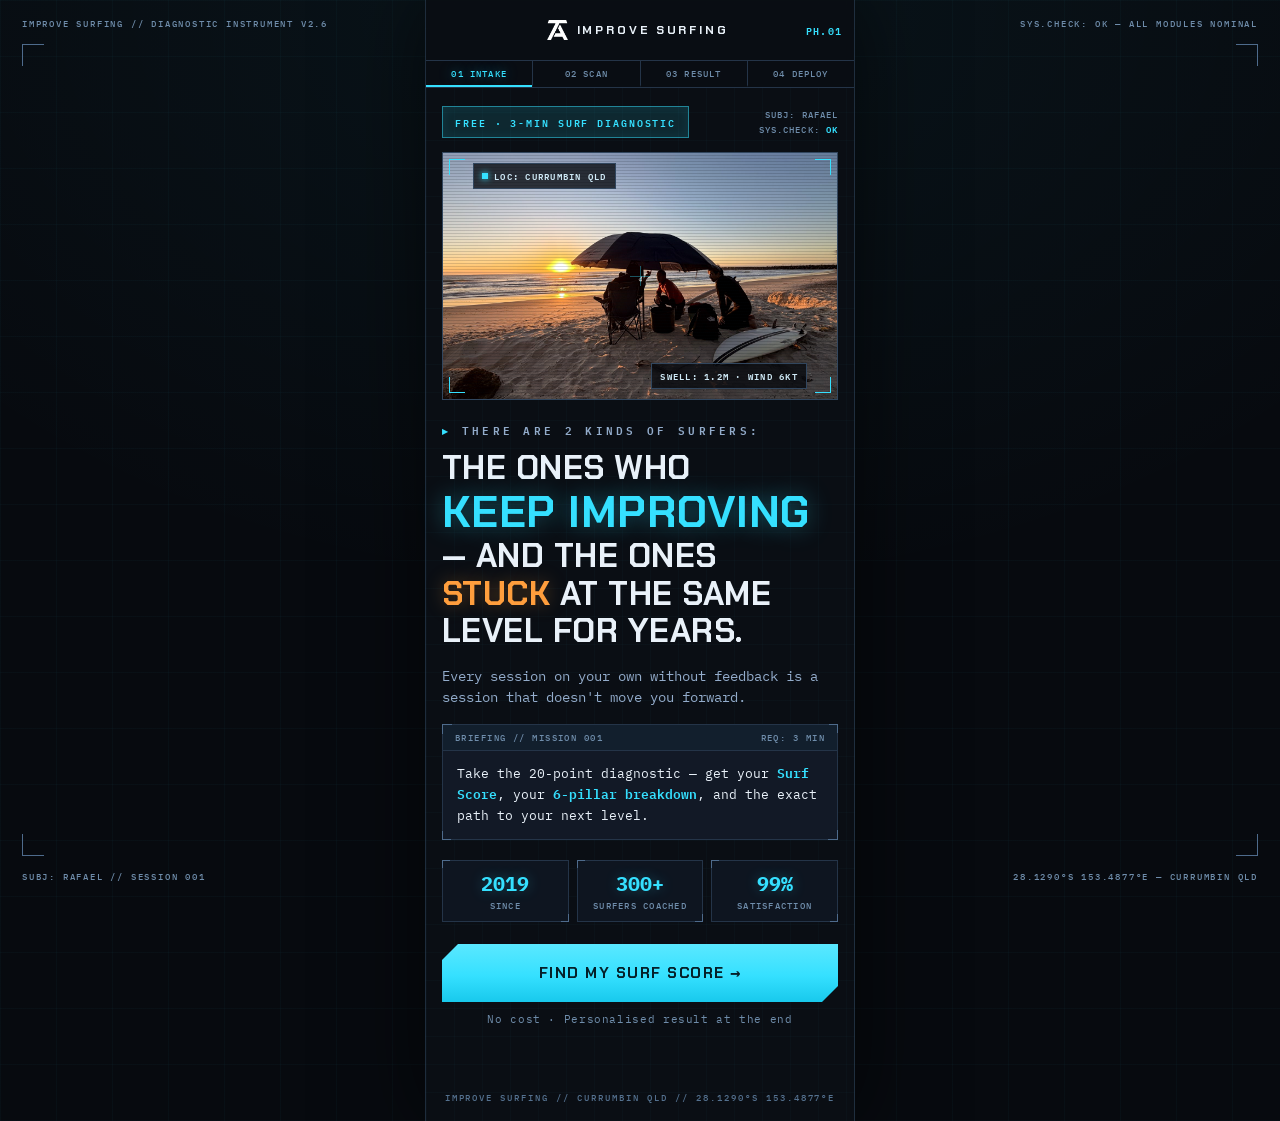
<file: concepts/telemetry.html>
<!doctype html>
<html lang="en">
<head>
<meta charset="utf-8">
<meta name="viewport" content="width=device-width, initial-scale=1, viewport-fit=cover">
<title>TELEMETRY — HUD instrument — Improve Surfing concept</title>
<link rel="preconnect" href="https://fonts.googleapis.com">
<link rel="preconnect" href="https://fonts.gstatic.com" crossorigin>
<link href="https://fonts.googleapis.com/css2?family=Chakra+Petch:wght@600;700&family=IBM+Plex+Mono:wght@400;500;600;700&display=swap" rel="stylesheet">
<style>
  :root{
    --bg0:#070a0f; --bg:#0a0e14; --panel:#121926; --panel2:#0e1520;
    --line:#243448; --line2:#31465e; --brk:#4e6b8c;
    --cyan:#35e0ff; --cyanA:rgba(53,224,255,.5); --cyanDim:rgba(53,224,255,.12);
    --or:#ff9e3d; --orA:rgba(255,158,61,.5); --orDim:rgba(255,158,61,.08);
    --txt:#e9f1f9; --mut:#93accb; --dim:#6f8dab;
    --disp:'Chakra Petch','Arial Narrow',sans-serif;
    --mono:'IBM Plex Mono','SFMono-Regular',Menlo,monospace;
    --spring:cubic-bezier(.16,.84,.28,1);
  }
  *{margin:0;padding:0;box-sizing:border-box;-webkit-tap-highlight-color:transparent}
  html{color-scheme:dark}
  body{
    background:var(--bg0);
    background-image:
      repeating-linear-gradient(0deg,rgba(53,224,255,.028) 0 1px,transparent 1px 56px),
      repeating-linear-gradient(90deg,rgba(53,224,255,.028) 0 1px,transparent 1px 56px),
      radial-gradient(120% 90% at 50% 0%,rgba(53,224,255,.05),transparent 60%);
    color:var(--txt);
    font:400 14px/1.55 var(--mono);
    min-height:100dvh;
  }
  ::selection{background:var(--cyan);color:#052029}

  /* ============ APP COLUMN ============ */
  .app{
    max-width:430px;margin:0 auto;min-height:100dvh;position:relative;
    background:var(--bg);
    background-image:
      repeating-linear-gradient(0deg,rgba(53,224,255,.02) 0 1px,transparent 1px 28px),
      repeating-linear-gradient(90deg,rgba(53,224,255,.02) 0 1px,transparent 1px 28px);
    border-left:1px solid rgba(49,70,94,.55);
    border-right:1px solid rgba(49,70,94,.55);
    box-shadow:0 0 80px rgba(0,0,0,.6);
  }

  /* ============ HUD HEADER ============ */
  .hudwrap{position:sticky;top:0;z-index:50;background:rgba(10,14,20,.94);
    -webkit-backdrop-filter:blur(8px);backdrop-filter:blur(8px);
    border-bottom:1px solid var(--line)}
  .hud{display:grid;grid-template-columns:48px 1fr 52px;align-items:center;
    padding:8px 12px;gap:6px}
  .back{
    visibility:hidden;width:44px;height:44px;background:transparent;
    border:1px solid var(--line2);color:var(--mut);cursor:pointer;
    font:600 13px var(--mono);letter-spacing:.05em;
    display:flex;align-items:center;justify-content:center;
    transition:border-color .18s,color .18s,transform .12s;
  }
  .back.show{visibility:visible}
  .back:hover{border-color:var(--cyan);color:var(--cyan)}
  .back:active{transform:translateX(-2px)}
  .back:focus-visible{outline:1px solid var(--cyan);outline-offset:2px}
  .brand{display:flex;align-items:center;justify-content:center;gap:9px;min-height:44px}
  .brand img{height:20px;width:auto;display:block}
  .brand span{font:700 12px var(--disp);letter-spacing:.24em;color:var(--txt);white-space:nowrap}
  .phid{font:600 10px var(--mono);color:var(--cyan);letter-spacing:.12em;text-align:right}
  .phases{display:flex;border-top:1px solid var(--line)}
  .ph{
    flex:1;text-align:center;padding:7px 2px 6px;
    font:500 9px var(--mono);letter-spacing:.13em;color:var(--dim);
    border-bottom:2px solid transparent;white-space:nowrap;overflow:hidden;
    transition:color .3s,border-color .3s;
  }
  .ph + .ph{border-left:1px solid var(--line)}
  .ph.done{color:rgba(53,224,255,.55)}
  .ph.cur{color:var(--cyan);border-bottom-color:var(--cyan);text-shadow:0 0 12px var(--cyanA)}

  /* ============ SCREENS ============ */
  .stage{padding:18px 16px 40px;position:relative}
  .screen{display:none}
  .screen.active{display:block}

  /* entrance anims — restart automatically on display:none -> block */
  @keyframes boot{
    0%{opacity:0;transform:translateY(10px)}
    42%{opacity:0;transform:translateY(10px)}
    48%{opacity:.75;transform:none}
    54%{opacity:.12}
    62%{opacity:.9}
    68%{opacity:.3}
    76%{opacity:1}
    100%{opacity:1;transform:none}
  }
  @keyframes rise{from{opacity:0;transform:translateY(16px)}to{opacity:1;transform:none}}
  .active .b{animation:boot .8s steps(1,end) both}
  .active .a{animation:rise .55s var(--spring) both}
  .d1{animation-delay:.05s!important}.d2{animation-delay:.16s!important}
  .d3{animation-delay:.28s!important}.d4{animation-delay:.4s!important}
  .d5{animation-delay:.52s!important}.d6{animation-delay:.64s!important}
  .d7{animation-delay:.76s!important}.d8{animation-delay:.88s!important}
  .d9{animation-delay:1s!important}

  /* ============ SHARED: bracketed panel ============ */
  .panel{position:relative;background:var(--panel);border:1px solid var(--line)}
  .panel::before,.panel::after,.panel>.c3,.panel>.c4{
    content:'';position:absolute;width:9px;height:9px;pointer-events:none;
    transition:border-color .3s,box-shadow .3s;
  }
  .panel::before{top:-1px;left:-1px;border-top:1px solid var(--brk);border-left:1px solid var(--brk)}
  .panel::after{bottom:-1px;right:-1px;border-bottom:1px solid var(--brk);border-right:1px solid var(--brk)}
  .panel>.c3{top:-1px;right:-1px;border-top:1px solid var(--brk);border-right:1px solid var(--brk)}
  .panel>.c4{bottom:-1px;left:-1px;border-bottom:1px solid var(--brk);border-left:1px solid var(--brk)}
  .phead{
    display:flex;justify-content:space-between;align-items:center;gap:8px;
    padding:7px 12px;border-bottom:1px solid var(--line);
    font:500 9px var(--mono);letter-spacing:.16em;color:var(--dim);
    background:rgba(53,224,255,.03);text-transform:uppercase;
  }
  .mono{font-family:var(--mono)}
  .sysrow{display:flex;justify-content:space-between;gap:10px;
    font:500 9px var(--mono);letter-spacing:.14em;color:var(--dim);text-transform:uppercase}
  .sysrow .ok{color:var(--cyan);font-weight:700}

  /* ============ CTA ============ */
  .cta{
    display:block;width:100%;border:none;cursor:pointer;
    clip-path:polygon(16px 0,100% 0,100% calc(100% - 16px),calc(100% - 16px) 100%,0 100%,0 16px);
    background:linear-gradient(180deg,#5ae8ff,var(--cyan) 55%,#18c9ec);
    color:#052029;padding:19px 16px;min-height:56px;
    font:700 15px var(--disp);letter-spacing:.1em;text-transform:uppercase;
    box-shadow:0 0 26px rgba(53,224,255,.28);
    transition:filter .16s,transform .12s,box-shadow .16s;
  }
  .cta:hover{filter:brightness(1.09);box-shadow:0 0 36px rgba(53,224,255,.45)}
  .cta:active{transform:translateY(2px) scale(.99)}
  .cta:focus-visible{outline:2px solid #fff;outline-offset:-6px}
  .ctanote{margin-top:10px;text-align:center;font:400 10.5px var(--mono);
    letter-spacing:.06em;color:var(--dim)}

  /* ============ SCREEN 1 ============ */
  .badge{
    display:inline-block;padding:6px 12px;border:1px solid var(--cyanA);
    color:var(--cyan);font:600 9.5px var(--mono);letter-spacing:.2em;
    background:var(--cyanDim);text-transform:uppercase;
    box-shadow:inset 0 0 12px rgba(53,224,255,.08);
  }
  .toprow{display:flex;justify-content:space-between;align-items:center;gap:10px;margin-bottom:14px}
  .toprow .sys{font:500 9px var(--mono);letter-spacing:.12em;color:var(--dim);
    text-align:right;text-transform:uppercase;line-height:1.7}
  .toprow .sys b{color:var(--cyan);font-weight:600}

  .viewport{position:relative;border:1px solid var(--line2);overflow:hidden;margin-bottom:20px}
  .viewport img{width:100%;display:block;aspect-ratio:16/10;object-fit:cover;
    filter:saturate(1.06) contrast(1.03)}
  .viewport .scan{
    position:absolute;left:0;right:0;top:0;height:28%;pointer-events:none;
    background:linear-gradient(to bottom,transparent,rgba(53,224,255,.1) 35%,rgba(53,224,255,.32) 50%,rgba(53,224,255,.1) 65%,transparent);
    transform:translateY(-120%);will-change:transform;
    animation:sweep 4.6s linear infinite;
  }
  @keyframes sweep{from{transform:translateY(-120%)}to{transform:translateY(400%)}}
  .viewport .grain{position:absolute;inset:0;pointer-events:none;
    background:repeating-linear-gradient(0deg,rgba(4,10,16,.14) 0 1px,transparent 1px 3px)}
  .viewport .vcorner{position:absolute;width:16px;height:16px;pointer-events:none}
  .viewport .vc1{top:6px;left:6px;border-top:1px solid var(--cyan);border-left:1px solid var(--cyan)}
  .viewport .vc2{top:6px;right:6px;border-top:1px solid var(--cyan);border-right:1px solid var(--cyan)}
  .viewport .vc3{bottom:6px;left:6px;border-bottom:1px solid var(--cyan);border-left:1px solid var(--cyan)}
  .viewport .vc4{bottom:6px;right:6px;border-bottom:1px solid var(--cyan);border-right:1px solid var(--cyan)}
  .viewport .cross{position:absolute;left:50%;top:50%;width:20px;height:20px;
    transform:translate(-50%,-50%);opacity:.75;pointer-events:none;
    background:
      linear-gradient(var(--cyanA),var(--cyanA)) center/100% 1px no-repeat,
      linear-gradient(var(--cyanA),var(--cyanA)) center/1px 100% no-repeat}
  .vchip{position:absolute;padding:4px 8px;font:600 9px var(--mono);letter-spacing:.14em;
    color:#cfe9f6;background:rgba(7,10,15,.78);border:1px solid var(--line2);
    text-transform:uppercase;white-space:nowrap}
  .vchip i{display:inline-block;width:6px;height:6px;background:var(--cyan);
    margin-right:6px;box-shadow:0 0 6px var(--cyan);vertical-align:1px;font-style:normal}

  .kicker{font:600 11px var(--mono);letter-spacing:.3em;color:var(--mut);
    text-transform:uppercase;margin-bottom:10px}
  .kicker::before{content:'▸ ';color:var(--cyan)}
  h1.disp{
    font:700 33px/1.14 var(--disp);letter-spacing:.015em;text-transform:uppercase;
    margin-bottom:16px;text-wrap:balance;
  }
  h1 .cy{font-style:normal;color:var(--cyan);font-size:44px;
    text-shadow:0 0 24px rgba(53,224,255,.4)}
  h1 .or{font-style:normal;color:var(--or);text-shadow:0 0 18px rgba(255,158,61,.35)}
  .sub{color:var(--mut);font-size:13.5px;margin-bottom:16px}

  .brief{margin-bottom:20px}
  .brief .bbody{padding:12px 14px;font-size:13px;color:var(--txt);line-height:1.6}
  .brief .bbody strong{color:var(--cyan);font-weight:600}

  .tiles{display:grid;grid-template-columns:1fr 1fr 1fr;gap:8px;margin-bottom:22px}
  .tile{background:var(--panel2);border:1px solid var(--line);padding:12px 6px 10px;
    text-align:center;position:relative}
  .tile::before{content:'';position:absolute;top:-1px;left:-1px;width:7px;height:7px;
    border-top:1px solid var(--brk);border-left:1px solid var(--brk)}
  .tile::after{content:'';position:absolute;bottom:-1px;right:-1px;width:7px;height:7px;
    border-bottom:1px solid var(--brk);border-right:1px solid var(--brk)}
  .tile b{display:block;font:700 20px/1.1 var(--mono);color:var(--cyan);
    text-shadow:0 0 14px rgba(53,224,255,.3)}
  .tile span{display:block;margin-top:5px;font:500 9px var(--mono);
    letter-spacing:.14em;color:var(--dim);text-transform:uppercase}

  /* ============ SCREEN 2 ============ */
  .modline{display:flex;justify-content:space-between;align-items:center;gap:10px;
    font:500 9px var(--mono);letter-spacing:.16em;color:var(--dim);
    text-transform:uppercase;margin-bottom:10px}
  .modline b{color:var(--mut);font-weight:600}
  .qgauge{margin-bottom:24px}
  .qsegs{display:flex;gap:3px;margin-bottom:6px}
  .qsegs i{flex:1;height:10px;background:var(--panel);border:1px solid var(--line);display:block}
  .qsegs i.on{background:var(--cyan);border-color:var(--cyan);
    box-shadow:0 0 8px rgba(53,224,255,.4)}
  #s2.active .qsegs i.on{animation:segpop .3s var(--spring) both}
  @keyframes segpop{from{opacity:.2;transform:scaleY(.35)}to{opacity:1;transform:none}}
  .qmeta{display:flex;justify-content:space-between;
    font:600 9px var(--mono);letter-spacing:.14em;color:var(--dim)}
  .qmeta b{color:var(--cyan);font-weight:600}

  .qwrap{position:relative}
  .wm{position:absolute;top:-34px;right:-8px;font:700 130px/1 var(--disp);
    color:rgba(53,224,255,.045);pointer-events:none;user-select:none;z-index:0}
  .eyebrow{font:600 10px var(--mono);letter-spacing:.3em;color:var(--cyan);
    text-transform:uppercase;margin-bottom:8px;position:relative}
  h2.q{font:700 24px/1.22 var(--disp);text-transform:uppercase;letter-spacing:.01em;
    margin-bottom:8px;position:relative;text-wrap:balance}
  .qsub{color:var(--dim);font-size:12px;margin-bottom:20px;position:relative}

  .opts{display:grid;gap:10px;position:relative}
  .opt{
    display:flex;align-items:center;gap:14px;width:100%;min-height:66px;
    text-align:left;padding:13px 14px;cursor:pointer;position:relative;
    background:var(--panel);border:1px solid var(--line);color:var(--txt);
    font:400 13px/1.45 var(--mono);
    transition:border-color .18s,background .18s,opacity .3s,transform .12s,box-shadow .18s;
  }
  .opt:hover{border-color:var(--line2);background:#151d2c}
  .opt:active{transform:translateX(3px)}
  .opt:focus-visible{outline:1px solid var(--cyan);outline-offset:3px}
  .opt .ret{
    position:relative;flex:none;width:36px;height:36px;border-radius:50%;
    border:1px dashed rgba(53,224,255,.55);
    animation:spin 5.5s linear infinite;
  }
  @keyframes spin{to{transform:rotate(360deg)}}
  .opt .ret::before{content:'';position:absolute;inset:10px;border-radius:50%;
    border:1px solid rgba(53,224,255,.3)}
  .opt .oid{
    position:absolute;left:14px;top:50%;width:36px;transform:translateY(-50%);
    text-align:center;font:600 10px var(--mono);color:var(--mut);pointer-events:none;
    transition:opacity .15s;
  }
  .opt .lock{
    position:absolute;right:12px;top:8px;font:700 9px var(--mono);
    letter-spacing:.22em;color:var(--cyan);opacity:0;pointer-events:none;
  }
  .opt.locked{border-color:var(--cyan);background:#12202c;
    box-shadow:0 0 18px rgba(53,224,255,.22),inset 0 0 20px rgba(53,224,255,.05)}
  .opt.locked .ret{
    animation:none;border:1px solid var(--cyan);
    background:radial-gradient(circle,var(--cyan) 0 6px,transparent 7px);
    box-shadow:0 0 14px rgba(53,224,255,.5),inset 0 0 6px rgba(53,224,255,.4);
  }
  .opt.locked .ret::before{border-color:var(--cyan)}
  .opt.locked .oid{opacity:0}
  .opt.locked .lock{animation:lockflash .45s steps(1,end) both}
  @keyframes lockflash{0%{opacity:0}20%{opacity:1}40%{opacity:0}60%{opacity:1}100%{opacity:1}}
  .opt.dim{opacity:.32}

  /* ============ SCREEN 3 ============ */
  .scanrow{margin-bottom:14px}
  .dialpanel{margin-bottom:18px;padding-bottom:4px}
  .dialwrap{position:relative;width:min(310px,84vw);margin:6px auto 0}
  .dialwrap svg{width:100%;height:auto;display:block}
  #arcTrack{stroke:var(--line2);opacity:.7}
  #arcFill{
    stroke:var(--cyan);stroke-dasharray:100;stroke-dashoffset:100;
    filter:drop-shadow(0 0 5px rgba(53,224,255,.55));
    transition:stroke-dashoffset 1.6s var(--spring);
  }
  #s3.revealed #arcFill{stroke-dashoffset:68}
  #needle{transform-origin:140px 140px;transform:rotate(135deg);
    transition:transform 1.6s var(--spring)}
  #s3.revealed #needle{transform:rotate(221.4deg)}
  .dialcenter{position:absolute;inset:0;display:flex;flex-direction:column;
    align-items:center;justify-content:center;pointer-events:none;padding-top:6px}
  .dialcenter .slabel{font:600 9px var(--mono);letter-spacing:.3em;color:var(--dim);
    text-transform:uppercase;margin-bottom:2px}
  .scorebig{font:700 68px/1 var(--mono);color:var(--txt);letter-spacing:-.02em;
    text-shadow:0 0 30px rgba(53,224,255,.25)}
  .scorebig .of{font:600 15px var(--mono);color:var(--dim);letter-spacing:0}
  .typedrow{display:flex;justify-content:center;padding:10px 12px 14px}
  .typed{
    font:500 clamp(9.5px,2.85vw,11px) var(--mono);color:var(--mut);
    white-space:nowrap;overflow:hidden;max-width:33ch;
    border-right:6px solid transparent;
  }
  #s3.revealed .typed{
    border-right-color:var(--cyan);
    animation:typing 1.1s steps(33) .5s both,caret 1s steps(2,end) 1.7s 4;
  }
  @keyframes typing{from{max-width:0}to{max-width:33ch}}
  @keyframes caret{50%{border-right-color:transparent}}

  h2.verdict{font:700 22px/1.3 var(--disp);text-transform:uppercase;
    margin-bottom:18px;text-wrap:balance}
  h2.verdict .pct{color:var(--cyan);font-size:34px;font-family:var(--mono);
    font-weight:700;text-shadow:0 0 22px rgba(53,224,255,.4)}

  .meters{display:grid;grid-template-columns:repeat(6,1fr);gap:7px;
    padding:30px 12px 14px;align-items:end}
  .meter{position:relative;text-align:center}
  .mval{font:600 11px var(--mono);color:var(--cyan);opacity:0;
    transition:opacity .5s;transition-delay:var(--d,0s);margin-bottom:5px}
  #s3.revealed .mval{opacity:1}
  .mtrack{
    position:relative;height:96px;border:1px solid var(--line);
    background:
      repeating-linear-gradient(to top,rgba(147,172,203,.16) 0 1px,transparent 1px 25%),
      var(--panel2);
    display:flex;align-items:flex-end;overflow:hidden;
  }
  .mtrack i{
    display:block;width:100%;height:0;
    background:linear-gradient(to top,rgba(53,224,255,.25),var(--cyan));
    box-shadow:0 0 10px rgba(53,224,255,.35);
    transition:height .9s var(--spring);transition-delay:var(--d,0s);
  }
  #s3.revealed .mtrack i{height:var(--v)}
  .mname{margin-top:6px;font:600 9px/1.25 var(--mono);letter-spacing:.08em;
    color:var(--dim);text-transform:uppercase;min-height:20px}
  .meter.warn .mval{color:var(--or)}
  .meter.warn .mtrack i{background:linear-gradient(to top,rgba(255,158,61,.25),var(--or));
    box-shadow:0 0 10px rgba(255,158,61,.4)}
  .meter.warn .mtrack{border-color:var(--orA)}
  .meter.warn .mname{color:var(--or)}
  .limtag{
    position:absolute;top:-24px;left:50%;transform:translateX(-50%);
    padding:2px 5px;border:1px solid var(--or);color:var(--or);
    font:700 9px var(--mono);letter-spacing:.16em;background:var(--orDim);
    white-space:nowrap;animation:blink 1.15s steps(2,end) infinite;
  }
  .limtag::after{content:'';position:absolute;left:50%;top:100%;width:1px;height:8px;
    background:var(--or)}
  @keyframes blink{50%{opacity:.2}}

  .limiter{margin-bottom:14px;border-color:var(--orA)}
  .limiter::before,.limiter::after,.limiter>.c3,.limiter>.c4{border-color:var(--or)}
  .limiter .phead{color:var(--or);border-bottom-color:rgba(255,158,61,.3);
    background:var(--orDim)}
  .limiter .lbody{padding:13px 14px;font-size:13px;line-height:1.6;color:var(--txt)}
  .limiter .lbody strong{color:var(--or);font-weight:600}

  .traj{margin-bottom:14px}
  .traj .tbody{display:grid;grid-template-columns:1fr 22px 1fr;align-items:center;
    gap:6px;padding:12px}
  .tcell{position:relative;border:1px solid var(--line);overflow:hidden}
  .tcell img{width:100%;display:block;aspect-ratio:4/3.1;object-fit:cover}
  .tcell.solo img{filter:grayscale(.7) brightness(.8)}
  .tcell.coached{border-color:var(--cyanA)}
  .tcell.coached img{filter:saturate(1.1)}
  .tcell figcaption{
    position:absolute;left:0;right:0;bottom:0;padding:5px 7px;
    font:600 9px var(--mono);letter-spacing:.12em;color:#cfe9f6;
    background:rgba(7,10,15,.82);text-transform:uppercase;
  }
  .tcell.coached figcaption{color:var(--cyan)}
  .tarrow{text-align:center;color:var(--cyan);font:700 14px var(--mono)}

  .alertp{margin-bottom:20px;border-color:var(--orA);background:#151009}
  .alertp::before,.alertp::after,.alertp>.c3,.alertp>.c4{border-color:var(--or)}
  .alertp .phead{color:var(--or);border-bottom-color:rgba(255,158,61,.3);
    background:var(--orDim)}
  .alertp .abody{padding:13px 14px;font-size:13px;line-height:1.6;color:#ffd9ae}

  /* diagnostic copy transmits in (stepped wipe = typed-out feel) */
  @keyframes wipe{from{clip-path:inset(0 100% 0 0)}to{clip-path:inset(0 0 0 0)}}
  #s3.active .lbody{animation:wipe .7s steps(26,end) .75s both}
  #s3.active .abody{animation:wipe .7s steps(26,end) 1.05s both}

  /* ============ SCREEN 4 ============ */
  .coachstrip{position:relative;border:1px solid var(--line2);overflow:hidden;
    margin-bottom:18px}
  .coachstrip img{width:100%;display:block;aspect-ratio:16/6.4;object-fit:cover;
    object-position:50% 28%}
  .coachstrip .grain{position:absolute;inset:0;pointer-events:none;
    background:repeating-linear-gradient(0deg,rgba(4,10,16,.14) 0 1px,transparent 1px 3px)}
  h2.pick{font:700 24px/1.2 var(--disp);text-transform:uppercase;margin-bottom:6px}
  .picksub{color:var(--mut);font-size:12.5px;margin-bottom:18px}

  .plans{display:grid;gap:12px;margin-bottom:16px}
  .plan{
    width:100%;text-align:left;cursor:pointer;color:var(--txt);
    font:400 13px var(--mono);overflow:visible;
    transition:border-color .2s,background .2s,transform .12s,box-shadow .2s;
  }
  .plan:hover{border-color:var(--line2)}
  .plan:active{transform:scale(.99)}
  .plan:focus-visible{outline:1px solid var(--cyan);outline-offset:3px}
  .plan .phead b{color:var(--mut);font-weight:600;letter-spacing:.14em}
  .plan .match{color:var(--or);font:700 9px var(--mono);letter-spacing:.12em;
    white-space:nowrap}
  .pbody{display:flex;gap:16px;padding:13px 14px 15px;align-items:flex-start}
  .pprice{display:block;flex:none;font:700 38px/1 var(--mono);color:var(--txt);letter-spacing:-.02em}
  .pprice small{display:block;font:600 9px var(--mono);letter-spacing:.14em;
    color:var(--dim);margin-top:4px;text-transform:uppercase}
  .pspec{flex:1;display:grid;gap:8px;padding-top:3px}
  .srow{display:flex;align-items:baseline;gap:7px;font:500 10px var(--mono);
    letter-spacing:.04em}
  .srow .k{color:var(--dim);letter-spacing:.12em;text-transform:uppercase;font-size:9px}
  .srow .lead{flex:1;border-bottom:1px dotted #35506e;min-width:8px;
    transform:translateY(-2px)}
  .srow .v{color:var(--txt);white-space:nowrap}
  .dots{display:inline-flex;gap:4px;margin-left:6px;vertical-align:1px}
  .dots i{width:7px;height:7px;border-radius:50%;border:1px solid var(--line2);display:block}
  .dots i.f{background:var(--cyan);border-color:var(--cyan);
    box-shadow:0 0 6px rgba(53,224,255,.5)}
  .dots i.h{border-color:var(--cyan);
    background:linear-gradient(90deg,var(--cyan) 50%,transparent 50%)}
  .selchip{
    position:absolute;top:-9px;right:12px;z-index:2;
    background:var(--cyan);color:#052029;padding:3px 8px;
    font:700 9px var(--mono);letter-spacing:.14em;
    opacity:0;transform:translateY(5px);transition:opacity .25s,transform .25s;
  }
  .plan.sel{border-color:rgba(53,224,255,.65);background:#101b28;
    box-shadow:0 0 22px rgba(53,224,255,.16),inset 0 0 26px rgba(53,224,255,.04)}
  .plan.sel::before,.plan.sel::after,.plan.sel>.c3,.plan.sel>.c4{
    border-color:var(--cyan);box-shadow:0 0 8px rgba(53,224,255,.5)}
  .plan.sel .selchip{opacity:1;transform:none}
  .plan.sel .pprice{font-size:44px;color:var(--cyan);text-shadow:0 0 18px rgba(53,224,255,.35)}

  .scarce{
    display:flex;align-items:center;gap:10px;margin-bottom:16px;
    border:1px solid var(--orA);background:var(--orDim);
    padding:12px 14px;font:600 10.5px var(--mono);letter-spacing:.08em;
    color:#ffc07a;text-transform:uppercase;
  }
  .scarce i{flex:none;width:8px;height:8px;background:var(--or);border-radius:50%;
    box-shadow:0 0 10px var(--or);animation:blink 1s steps(2,end) infinite;font-style:normal}

  .stickycta{position:sticky;bottom:12px;z-index:30;margin-bottom:14px}
  .stickycta .cta{box-shadow:0 0 30px rgba(53,224,255,.35),0 8px 30px rgba(0,0,0,.6)}

  .trust{display:grid;gap:9px;justify-items:center;padding-top:4px}
  .avs{display:flex;align-items:center}
  .avs img{width:34px;height:34px;border-radius:50%;border:1px solid var(--line2);
    object-fit:cover;display:block}
  .avs img + img{margin-left:-9px}
  .avs span{margin-left:10px;font:500 10px var(--mono);letter-spacing:.06em;color:var(--mut)}
  .trustline{font:500 9.5px var(--mono);letter-spacing:.1em;color:var(--dim);
    text-transform:uppercase;text-align:center}
  .trustline b{color:var(--mut);font-weight:600}

  .foot{padding:26px 16px 18px;text-align:center;
    font:500 9px var(--mono);letter-spacing:.22em;color:#54718f;text-transform:uppercase}
  .foot .coords{white-space:nowrap}

  /* ============ DESKTOP FRAME DECO ============ */
  .deco{display:none}
  @media (min-width:900px){
    .deco{display:block;position:fixed;z-index:5;font:500 9px var(--mono);
      letter-spacing:.2em;color:var(--dim);text-transform:uppercase;pointer-events:none}
    .deco.tl{top:18px;left:22px}
    .deco.tr{top:18px;right:22px}
    .deco.bl{bottom:18px;left:22px}
    .deco.br{bottom:18px;right:22px}
    .deco.tl::before,.deco.br::after{color:var(--cyan)}
    .fbrk{display:block;position:fixed;z-index:5;width:22px;height:22px;pointer-events:none}
    .fbrk.f1{top:44px;left:22px;border-top:1px solid var(--brk);border-left:1px solid var(--brk)}
    .fbrk.f2{top:44px;right:22px;border-top:1px solid var(--brk);border-right:1px solid var(--brk)}
    .fbrk.f3{bottom:44px;left:22px;border-bottom:1px solid var(--brk);border-left:1px solid var(--brk)}
    .fbrk.f4{bottom:44px;right:22px;border-bottom:1px solid var(--brk);border-right:1px solid var(--brk)}
  }
  @media (max-width:899px){.fbrk{display:none}}

  /* ============ REDUCED MOTION ============ */
  @media (prefers-reduced-motion: reduce){
    *,*::before,*::after{
      animation-duration:.001s!important;
      animation-delay:0s!important;
      animation-iteration-count:1!important;
      transition-duration:.001s!important;
      transition-delay:0s!important;
    }
    .viewport .scan{display:none}
  }
</style>
</head>
<body>

<span class="deco tl">Improve Surfing // Diagnostic instrument v2.6</span>
<span class="deco tr">SYS.CHECK: OK — ALL MODULES NOMINAL</span>
<span class="deco bl">SUBJ: RAFAEL // SESSION 001</span>
<span class="deco br">28.1290°S 153.4877°E — Currumbin QLD</span>
<i class="fbrk f1"></i><i class="fbrk f2"></i><i class="fbrk f3"></i><i class="fbrk f4"></i>

<div class="app">
  <div class="hudwrap">
    <header class="hud">
      <button class="back" id="backBtn" type="button" aria-label="Go back">◂</button>
      <div class="brand">
        <img src="../img/ta-logo.png" alt="Improve Surfing logo">
        <span>IMPROVE SURFING</span>
      </div>
      <div class="phid" id="phid">PH.01</div>
    </header>
    <nav class="phases" id="phases" aria-label="Progress">
      <span class="ph cur" aria-current="step">01 INTAKE</span><span class="ph">02 SCAN</span><span class="ph">03 RESULT</span><span class="ph">04 DEPLOY</span>
    </nav>
  </div>

  <main class="stage">

    <!-- ============ SCREEN 1 — INTRO ============ -->
    <section class="screen active" id="s1">
      <div class="toprow b d1">
        <span class="badge">FREE · 3-MIN SURF DIAGNOSTIC</span>
        <span class="sys">SUBJ: RAFAEL<br>SYS.CHECK: <b>OK</b></span>
      </div>

      <div class="viewport b d2">
        <img src="../img/hero.jpg" alt="Surfer carving a turquoise wave in golden light">
        <span class="grain"></span>
        <span class="scan"></span>
        <span class="vcorner vc1"></span><span class="vcorner vc2"></span>
        <span class="vcorner vc3"></span><span class="vcorner vc4"></span>
        <span class="cross"></span>
        <span class="vchip" style="top:10px;left:30px"><i></i>LOC: CURRUMBIN QLD</span>
        <span class="vchip" style="bottom:10px;right:30px">SWELL: 1.2M · WIND 6KT</span>
      </div>

      <p class="kicker b d3">There are 2 kinds of surfers:</p>
      <h1 class="disp b d4">The ones who <em class="cy">keep improving</em> — and the ones <em class="or">stuck</em> at the same level for years.</h1>
      <p class="sub b d5">Every session on your own without feedback is a session that doesn't move you forward.</p>

      <div class="panel brief b d6">
        <b class="c3"></b><b class="c4"></b>
        <div class="phead"><span>BRIEFING // MISSION 001</span><span>REQ: 3 MIN</span></div>
        <div class="bbody">Take the 20-point diagnostic — get your <strong>Surf Score</strong>, your <strong>6-pillar breakdown</strong>, and the exact path to your next level.</div>
      </div>

      <div class="tiles b d7">
        <div class="tile"><b>2019</b><span>Since</span></div>
        <div class="tile"><b>300+</b><span>Surfers coached</span></div>
        <div class="tile"><b>99%</b><span>Satisfaction</span></div>
      </div>

      <div class="b d8">
        <button class="cta" id="startBtn" type="button">Find my Surf Score →</button>
        <p class="ctanote">No cost · Personalised result at the end</p>
      </div>
    </section>

    <!-- ============ SCREEN 2 — QUESTION ============ -->
    <section class="screen" id="s2">
      <div class="modline a d1"><span>MODULE 02 — TECHNIQUE</span><b>REC ●</b></div>

      <div class="qgauge a d2">
        <div class="qsegs" id="qsegs" aria-hidden="true"></div>
        <div class="qmeta"><span>Q.<b>07</b>/20</span><span><b>35%</b> COMPLETE</span></div>
      </div>

      <div class="qwrap">
        <span class="wm" aria-hidden="true">02</span>
        <p class="eyebrow a d3">Technique check</p>
        <h2 class="q a d4">When you paddle for a wave, what usually happens?</h2>
        <p class="qsub a d5">Think about your average session, not your best day.</p>

        <div class="opts">
          <button class="opt a d5" type="button">
            <span class="ret" aria-hidden="true"></span><span class="oid">A</span>
            <span>I miss most of them, or nose-dive when I catch one</span>
            <span class="lock">LOCKED</span>
          </button>
          <button class="opt a d6" type="button">
            <span class="ret" aria-hidden="true"></span><span class="oid">B</span>
            <span>I catch waves but getting to my feet is inconsistent</span>
            <span class="lock">LOCKED</span>
          </button>
          <button class="opt a d7" type="button">
            <span class="ret" aria-hidden="true"></span><span class="oid">C</span>
            <span>I catch and stand reliably — I can angle on green waves</span>
            <span class="lock">LOCKED</span>
          </button>
          <button class="opt a d8" type="button">
            <span class="ret" aria-hidden="true"></span><span class="oid">D</span>
            <span>I angle, time it, and take off where I choose</span>
            <span class="lock">LOCKED</span>
          </button>
        </div>
      </div>
    </section>

    <!-- ============ SCREEN 3 — SCORE REVEAL ============ -->
    <section class="screen" id="s3">
      <div class="sysrow scanrow a d1">
        <span>SUBJ: RAFAEL // SESSION 001</span><span class="ok">SCAN COMPLETE</span>
      </div>

      <div class="panel dialpanel a d2">
        <b class="c3"></b><b class="c4"></b>
        <div class="phead"><span>MODULE 03 — SCORE OUTPUT</span><span>CAL: 0–100</span></div>

        <div class="dialwrap">
          <svg viewBox="0 0 280 280" aria-hidden="true">
            <path id="arcTrack" d="M62.2 217.8 A110 110 0 1 1 217.8 217.8"
                  fill="none" stroke-width="3" pathLength="100"/>
            <path id="arcFill" d="M62.2 217.8 A110 110 0 1 1 217.8 217.8"
                  fill="none" stroke-width="3" stroke-linecap="butt" pathLength="100"/>
            <g id="ticks"></g>
            <text x="70" y="242" font-family="IBM Plex Mono, monospace" font-size="9"
                  fill="#6f8dab" text-anchor="middle">0</text>
            <text x="140" y="36" font-family="IBM Plex Mono, monospace" font-size="9"
                  fill="#6f8dab" text-anchor="middle">50</text>
            <text x="211" y="242" font-family="IBM Plex Mono, monospace" font-size="9"
                  fill="#6f8dab" text-anchor="middle">100</text>
            <g id="needle">
              <line x1="140" y1="140" x2="234" y2="140" stroke="#35e0ff" stroke-width="2.5"/>
              <line x1="140" y1="140" x2="120" y2="140" stroke="#31465e" stroke-width="4"/>
            </g>
            <circle cx="140" cy="140" r="7" fill="#121926" stroke="#35e0ff" stroke-width="1.5"/>
            <circle cx="140" cy="140" r="2" fill="#35e0ff"/>
          </svg>
          <div class="dialcenter" aria-live="polite">
            <span class="slabel">YOUR SURF SCORE</span>
            <div class="scorebig"><span id="scoreNum">00</span><span class="of">/100</span></div>
          </div>
        </div>

        <div class="typedrow">
          <span class="typed">DIAG: L2 · Limiter: Mindset 2.0/4</span>
        </div>
      </div>

      <h2 class="verdict a d3">Rafael, you're surfing at roughly <span class="pct">32%</span> of your potential.</h2>

      <div class="panel a d4" style="margin-bottom:14px">
        <b class="c3"></b><b class="c4"></b>
        <div class="phead"><span>MODULE 04 — 6-PILLAR ANALYSIS</span><span>SCALE 0–4</span></div>
        <div class="meters">
          <div class="meter" style="--v:55%;--d:.05s">
            <div class="mval">2.2</div>
            <div class="mtrack"><i></i></div>
            <div class="mname">Skill</div>
          </div>
          <div class="meter" style="--v:52.5%;--d:.15s">
            <div class="mval">2.1</div>
            <div class="mtrack"><i></i></div>
            <div class="mname">Wave IQ</div>
          </div>
          <div class="meter warn" style="--v:50%;--d:.25s">
            <span class="limtag">LIMITER</span>
            <div class="mval">2.0</div>
            <div class="mtrack"><i></i></div>
            <div class="mname">Mindset</div>
          </div>
          <div class="meter" style="--v:50%;--d:.35s">
            <div class="mval">2.0</div>
            <div class="mtrack"><i></i></div>
            <div class="mname">Ocean Sense</div>
          </div>
          <div class="meter" style="--v:50%;--d:.45s">
            <div class="mval">2.0</div>
            <div class="mtrack"><i></i></div>
            <div class="mname">Fitness</div>
          </div>
          <div class="meter" style="--v:50%;--d:.55s">
            <div class="mval">2.0</div>
            <div class="mtrack"><i></i></div>
            <div class="mname">Equipment</div>
          </div>
        </div>
      </div>

      <div class="panel limiter a d5">
        <b class="c3"></b><b class="c4"></b>
        <div class="phead"><span>PRIORITY TARGET</span><span>ACTION REQ.</span></div>
        <div class="lbody"><strong>YOUR #1 LIMITER — Mindset.</strong> This is what's capping everything else. Your programme attacks it first — with confidence coaching + apnea training.</div>
      </div>

      <div class="panel traj a d6">
        <b class="c3"></b><b class="c4"></b>
        <div class="phead"><span>TRAJECTORY COMPARISON</span><span>T+24 MO</span></div>
        <div class="tbody">
          <figure class="tcell solo">
            <img src="../img/worried-m.jpg" alt="Surfer sitting alone on the beach, frustrated">
            <figcaption>SOLO // NO FEEDBACK</figcaption>
          </figure>
          <div class="tarrow">▸</div>
          <figure class="tcell coached">
            <img src="../img/future-m.jpg" alt="Confident surfer at golden hour">
            <figcaption>COACHED // FEEDBACK</figcaption>
          </figure>
        </div>
      </div>

      <div class="panel alertp a d7">
        <b class="c3"></b><b class="c4"></b>
        <div class="phead"><span>⚠ ALERT — PROJECTION</span><span>CONF: HIGH</span></div>
        <div class="abody">On your own, at this rate, you'll likely still be at this exact level in 2 years.</div>
      </div>

      <div class="a d8">
        <button class="cta" id="revealCta" type="button">Show my breakthrough plan →</button>
      </div>
    </section>

    <!-- ============ SCREEN 4 — PLANS ============ -->
    <section class="screen" id="s4">
      <div class="coachstrip a d1">
        <img src="../img/coach.jpg" alt="Coach pointing at the lineup">
        <span class="grain"></span>
        <span class="vchip" style="bottom:8px;left:8px"><i></i>HEAD COACH // CURRUMBIN QLD</span>
      </div>

      <h2 class="pick a d2">Rafael, choose your programme.</h2>
      <p class="picksub a d3">Your match is pre-selected — but pick whichever fits you best.</p>

      <div class="plans">
        <button class="plan panel a d4" type="button" data-price="A$99">
          <b class="c3"></b><b class="c4"></b>
          <span class="selchip">▶ SELECTED</span>
          <span class="phead"><b>PLAN-01 // FOUNDATION TRAINING</b></span>
          <span class="pbody">
            <span class="pprice">A$99<small>/wk</small></span>
            <span class="pspec">
              <span class="srow"><span class="k">Sessions</span><span class="lead"></span><span class="v">1/WK<span class="dots"><i class="f"></i><i></i><i></i></span></span></span>
              <span class="srow"><span class="k">Video review</span><span class="lead"></span><span class="v">—</span></span>
              <span class="srow"><span class="k">Coach feedback</span><span class="lead"></span><span class="v">GROUP</span></span>
              <span class="srow"><span class="k">Rate</span><span class="lead"></span><span class="v">≈ A$14.14/DAY</span></span>
            </span>
          </span>
        </button>

        <button class="plan panel sel a d5" type="button" data-price="A$109">
          <b class="c3"></b><b class="c4"></b>
          <span class="selchip">▶ SELECTED</span>
          <span class="phead"><b>PLAN-02 // SWELL SEEKER</b><span class="match">★ YOUR MATCH</span></span>
          <span class="pbody">
            <span class="pprice">A$109<small>/wk</small></span>
            <span class="pspec">
              <span class="srow"><span class="k">Sessions</span><span class="lead"></span><span class="v">1–2/WK<span class="dots"><i class="f"></i><i class="h"></i><i></i></span></span></span>
              <span class="srow"><span class="k">Video review</span><span class="lead"></span><span class="v">✓ MONTHLY</span></span>
              <span class="srow"><span class="k">Coach feedback</span><span class="lead"></span><span class="v">GROUP</span></span>
              <span class="srow"><span class="k">Rate</span><span class="lead"></span><span class="v">≈ A$15.57/DAY</span></span>
            </span>
          </span>
        </button>

        <button class="plan panel a d6" type="button" data-price="A$129">
          <b class="c3"></b><b class="c4"></b>
          <span class="selchip">▶ SELECTED</span>
          <span class="phead"><b>PLAN-03 // CONSISTENCY CHECK</b></span>
          <span class="pbody">
            <span class="pprice">A$129<small>/wk</small></span>
            <span class="pspec">
              <span class="srow"><span class="k">Sessions</span><span class="lead"></span><span class="v">2/WK<span class="dots"><i class="f"></i><i class="f"></i><i></i></span></span></span>
              <span class="srow"><span class="k">Video review</span><span class="lead"></span><span class="v">✓ PER SESSION</span></span>
              <span class="srow"><span class="k">Coach feedback</span><span class="lead"></span><span class="v">GROUP</span></span>
              <span class="srow"><span class="k">Rate</span><span class="lead"></span><span class="v">≈ A$18.43/DAY</span></span>
            </span>
          </span>
        </button>

        <button class="plan panel a d7" type="button" data-price="A$159">
          <b class="c3"></b><b class="c4"></b>
          <span class="selchip">▶ SELECTED</span>
          <span class="phead"><b>PLAN-04 // ELITE SURF TRAINING</b></span>
          <span class="pbody">
            <span class="pprice">A$159<small>/wk</small></span>
            <span class="pspec">
              <span class="srow"><span class="k">Sessions</span><span class="lead"></span><span class="v">2–3/WK<span class="dots"><i class="f"></i><i class="f"></i><i class="h"></i></span></span></span>
              <span class="srow"><span class="k">Video review</span><span class="lead"></span><span class="v">✓ PER SESSION</span></span>
              <span class="srow"><span class="k">Coach feedback</span><span class="lead"></span><span class="v">1-ON-1</span></span>
              <span class="srow"><span class="k">Forecast brief</span><span class="lead"></span><span class="v">✓ DAILY</span></span>
              <span class="srow"><span class="k">Rate</span><span class="lead"></span><span class="v">≈ A$22.71/DAY</span></span>
            </span>
          </span>
        </button>
      </div>

      <div class="scarce a d8">
        <i></i><span>Only 15 members this intake · 3 spots left</span>
      </div>

      <div class="stickycta a d8">
        <button class="cta" id="joinBtn" type="button">Join now → A$109/week</button>
      </div>

      <div class="trust a d9">
        <div class="avs">
          <img src="../img/t1.jpg" alt="Coached surfer">
          <img src="../img/t2.jpg" alt="Coached surfer">
          <img src="../img/t3.jpg" alt="Coached surfer">
          <span>300+ surfers coached</span>
        </div>
        <p class="trustline"><b>Founding member intake</b> · billed weekly in A$</p>
        <p class="trustline">Secure checkout · powered by <b>Stripe</b></p>
      </div>
    </section>

  </main>

  <footer class="foot">Improve Surfing // Currumbin QLD // <span class="coords">28.1290°S 153.4877°E</span></footer>
</div>

<script>
(function(){
  'use strict';
  var RM = window.matchMedia && window.matchMedia('(prefers-reduced-motion: reduce)').matches;

  var screens = [
    document.getElementById('s1'),
    document.getElementById('s2'),
    document.getElementById('s3'),
    document.getElementById('s4')
  ];
  var backBtn = document.getElementById('backBtn');
  var phid = document.getElementById('phid');
  var phEls = Array.prototype.slice.call(document.querySelectorAll('#phases .ph'));
  var scoreNum = document.getElementById('scoreNum');
  var s3 = document.getElementById('s3');
  var joinBtn = document.getElementById('joinBtn');
  var opts = Array.prototype.slice.call(document.querySelectorAll('.opt'));
  var plans = Array.prototype.slice.call(document.querySelectorAll('.plan'));

  var cur = 0;
  var advancing = false;
  var cnt = null;

  /* ---- build question segment gauge: 20 blocks, 7 filled ---- */
  (function(){
    var wrap = document.getElementById('qsegs');
    for (var i = 0; i < 20; i++){
      var seg = document.createElement('i');
      if (i < 7){
        seg.className = 'on';
        seg.style.animationDelay = (0.25 + i * 0.05) + 's';
      }
      wrap.appendChild(seg);
    }
  })();

  /* ---- build 40 dial ticks over the 270-degree sweep ---- */
  (function(){
    var NS = 'http://www.w3.org/2000/svg';
    var g = document.getElementById('ticks');
    var cx = 140, cy = 140;
    for (var i = 0; i < 40; i++){
      var deg = 135 + i * (270 / 39);
      var a = deg * Math.PI / 180;
      var major = (i % 5 === 0) || (i === 39);
      var r1 = major ? 116 : 122;
      var r2 = 132;
      var ln = document.createElementNS(NS, 'line');
      ln.setAttribute('x1', (cx + r1 * Math.cos(a)).toFixed(1));
      ln.setAttribute('y1', (cy + r1 * Math.sin(a)).toFixed(1));
      ln.setAttribute('x2', (cx + r2 * Math.cos(a)).toFixed(1));
      ln.setAttribute('y2', (cy + r2 * Math.sin(a)).toFixed(1));
      ln.setAttribute('stroke', major ? 'rgba(233,241,249,.85)' : 'rgba(147,172,203,.35)');
      ln.setAttribute('stroke-width', major ? '2' : '1');
      g.appendChild(ln);
    }
  })();

  /* ---- screen switching ---- */
  function go(i){
    if (i < 0 || i > 3 || i === cur) return;
    screens[cur].classList.remove('active');
    cur = i;
    screens[cur].classList.add('active');
    window.scrollTo(0, 0);
    backBtn.classList.toggle('show', cur > 0);
    phid.textContent = 'PH.0' + (cur + 1);
    phEls.forEach(function(el, idx){
      el.classList.toggle('cur', idx === cur);
      el.classList.toggle('done', idx < cur);
      if (idx === cur){ el.setAttribute('aria-current', 'step'); }
      else { el.removeAttribute('aria-current'); }
    });
    if (cur === 1) resetQuestion();
    if (cur === 2) revealScore();
  }

  /* ---- screen 2: question ---- */
  function resetQuestion(){
    advancing = false;
    opts.forEach(function(o){ o.classList.remove('locked', 'dim'); });
  }
  opts.forEach(function(o){
    o.addEventListener('click', function(){
      if (advancing) return;
      advancing = true;
      o.classList.add('locked');
      opts.forEach(function(x){ if (x !== o) x.classList.add('dim'); });
      setTimeout(function(){ go(2); }, 480);
    });
  });

  /* ---- screen 3: score reveal ---- */
  function revealScore(){
    if (cnt){ clearInterval(cnt); cnt = null; }
    s3.classList.remove('revealed');
    scoreNum.textContent = '00';
    if (RM){
      s3.classList.add('revealed');
      scoreNum.textContent = '32';
      return;
    }
    setTimeout(function(){
      s3.classList.add('revealed');
      startCount();
    }, 380);
  }
  function startCount(){
    var k = 0, N = 42;
    cnt = setInterval(function(){
      k++;
      var t = k / N;
      var v = Math.round(32 * (1 - Math.pow(1 - t, 3)));
      scoreNum.textContent = (v < 10 ? '0' : '') + v;
      if (k >= N){
        clearInterval(cnt);
        cnt = null;
        scoreNum.textContent = '32';
      }
    }, 34);
  }

  /* ---- screen 4: plan selection ---- */
  plans.forEach(function(p){
    p.addEventListener('click', function(){
      plans.forEach(function(x){ x.classList.remove('sel'); });
      p.classList.add('sel');
      joinBtn.textContent = 'Join now → ' + p.getAttribute('data-price') + '/week';
    });
  });

  /* ---- nav wiring ---- */
  document.getElementById('startBtn').addEventListener('click', function(){ go(1); });
  document.getElementById('revealCta').addEventListener('click', function(){ go(3); });
  backBtn.addEventListener('click', function(){ go(cur - 1); });
})();
</script>
</body>
</html>
</file>
